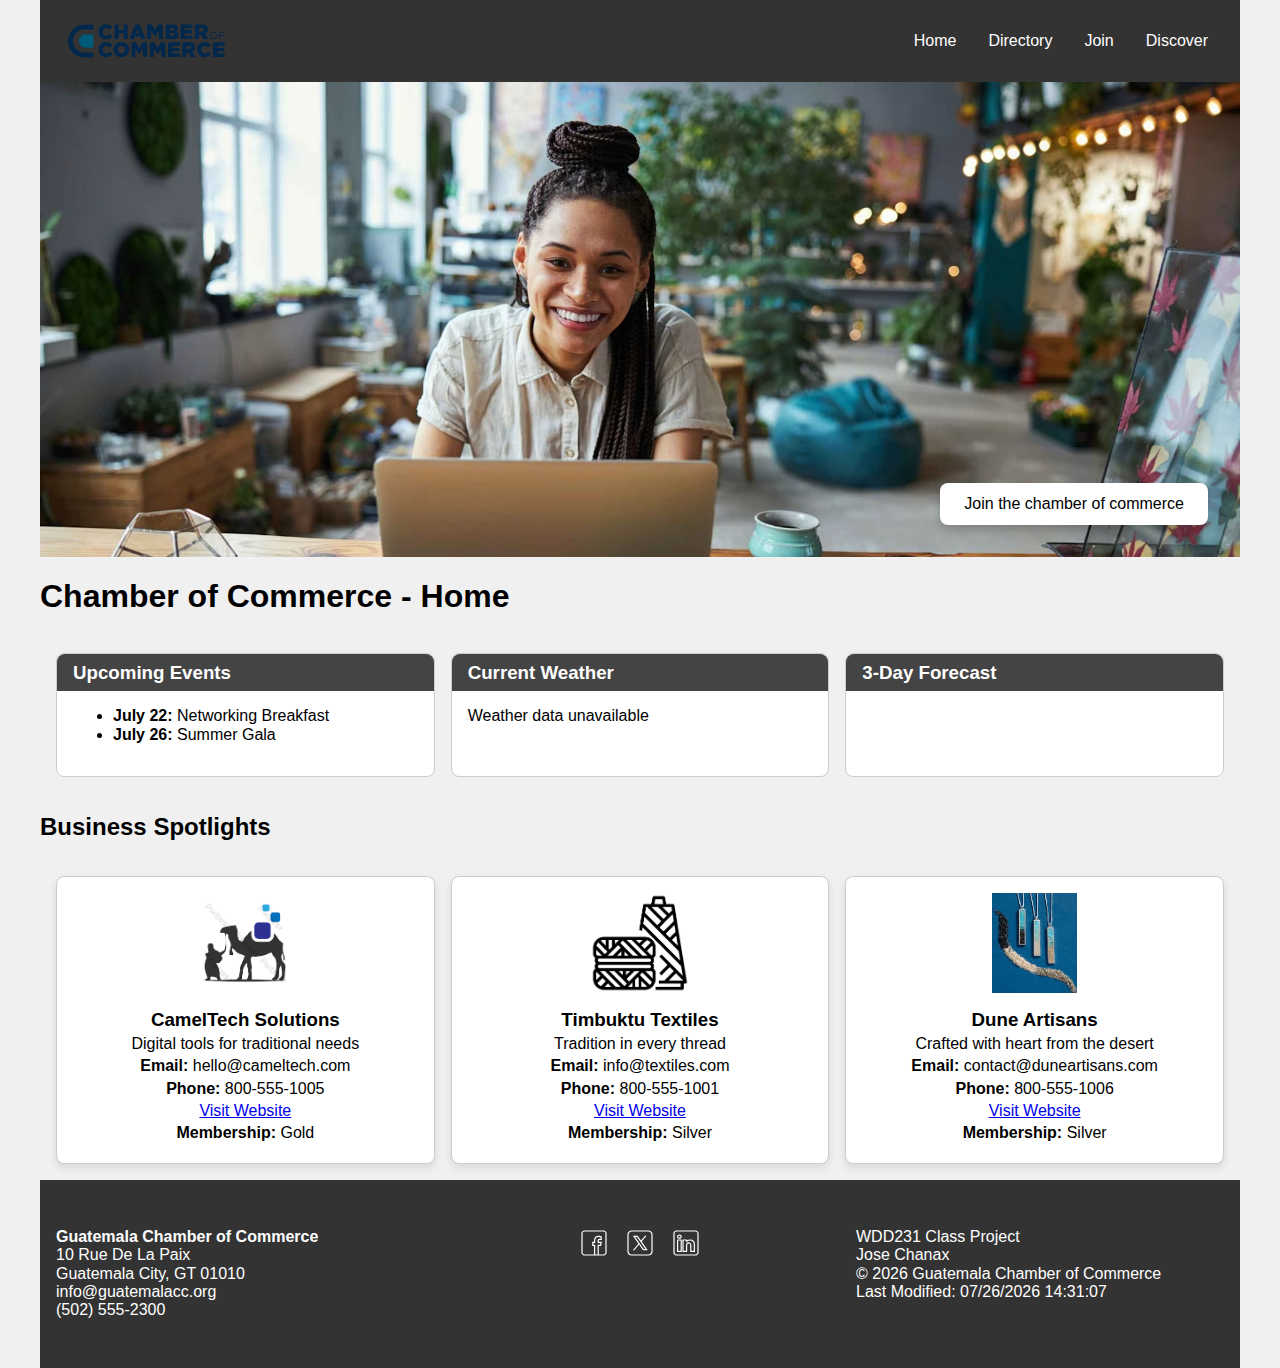
<file: chamber/index.html>
<!DOCTYPE html>
<html lang="en">

<head>
    <meta charset="UTF-8">
    <meta name="viewport" content="width=device-width, initial-scale=1.0">
    <meta name="description" content="Home page of the Guatemala Chamber of Commerce.">
    <meta name="author" content="Jose Chanax">
    <title>WDD 231 - Chamber of Commerce Home - Jose Chanax</title>
    <link rel="preconnect" href="https://fonts.googleapis.com">
    <link rel="preconnect" href="https://fonts.gstatic.com" crossorigin>
    <link
        href="https://fonts.googleapis.com/css2?family=Playfair+Display:wght@700&family=Roboto:wght@400;700&display=swap"
        rel="stylesheet">
    <link rel="stylesheet" href="styles/normalize.css">
    <link rel="stylesheet" href="styles/small.css">

    <script src="scripts/home.js" defer></script>

    <link rel="icon" href="images/favicon.ico">

    <meta property="og:title" content="Guatemala Chamber of Commerce">
    <meta property="og:description" content="Support and connect with local Guatemalan businesses.">
    <meta property="og:image" content="https://joka7w7.github.io/wdd231/chamber/logo.png">
    <meta property="og:url" content="https://Joka7w7.github.io/wdd231/chamber/index.html">
</head>

<body>
    <header>
        <div class="branding">
            <img src="images/logo.png" alt="Logo" class="logo">
        </div>
        <button id="menu">&#9776;</button>
        <nav>
            <ul class="navigation">
                <li><a href="index.html">Home</a></li>
                <li><a href="directory.html">Directory</a></li>
                <li><a href="#">Join</a></li>
                <li><a href="#">Discover</a></li>
            </ul>
        </nav>
    </header>

    <section class="hero">
        <img src="images/banner.avif" alt="Hero image" class="hero-img">
        <button class="keynote-btn" onclick="window.location.href='Join.html'">Join the chamber of commerce</button>
    </section>

    <main>
        <h1>Chamber of Commerce - Home</h1>
        <div class="main-top">
            <section>
                <h3 class="card-title">Upcoming Events</h3>
                <ul>
                    <li><strong>July 22:</strong> Networking Breakfast</li>
                    <li><strong>July 26:</strong> Summer Gala</li>
                </ul>
            </section>
            <section>
                <h3 class="card-title">Current Weather</h3>
                <div id="weather-current">
                </div>
            </section>
            <section>
                <h3 class="card-title">3-Day Forecast</h3>
                <div id="weather-forecast">
                </div>
            </section>
        </div>
    </main>

    <section class="spotlights">
        <h2> Business Spotlights </h2>
        <div id="spotlight-container" class="grid"></div>
    </section>

    <footer>
        <div class="footer-container">
            <div class="footer-section contact">
                <p><strong>Guatemala Chamber of Commerce</strong><br>
                    10 Rue De La Paix<br>
                    Guatemala City, GT 01010<br>
                    info@guatemalacc.org<br>
                    (502) 555-2300</p>
            </div>
            <div class="footer-section social">
                <a href="#"><img src="images/facebook.svg" alt="Facebook"></a>
                <a href="#"><img src="images/x.svg" alt="Twitter"></a>
                <a href="#"><img src="images/linkedin.svg" alt="LinkedIn"></a>
            </div>
            <div class="footer-section credits">
                <p>WDD231 Class Project<br>
                    Jose Chanax<br>
                    © <span id="year"></span> Guatemala Chamber of Commerce<br>
                    Last Modified: <span id="lastModified"></span></p>
            </div>
        </div>
    </footer>
</body>

</html>
</file>
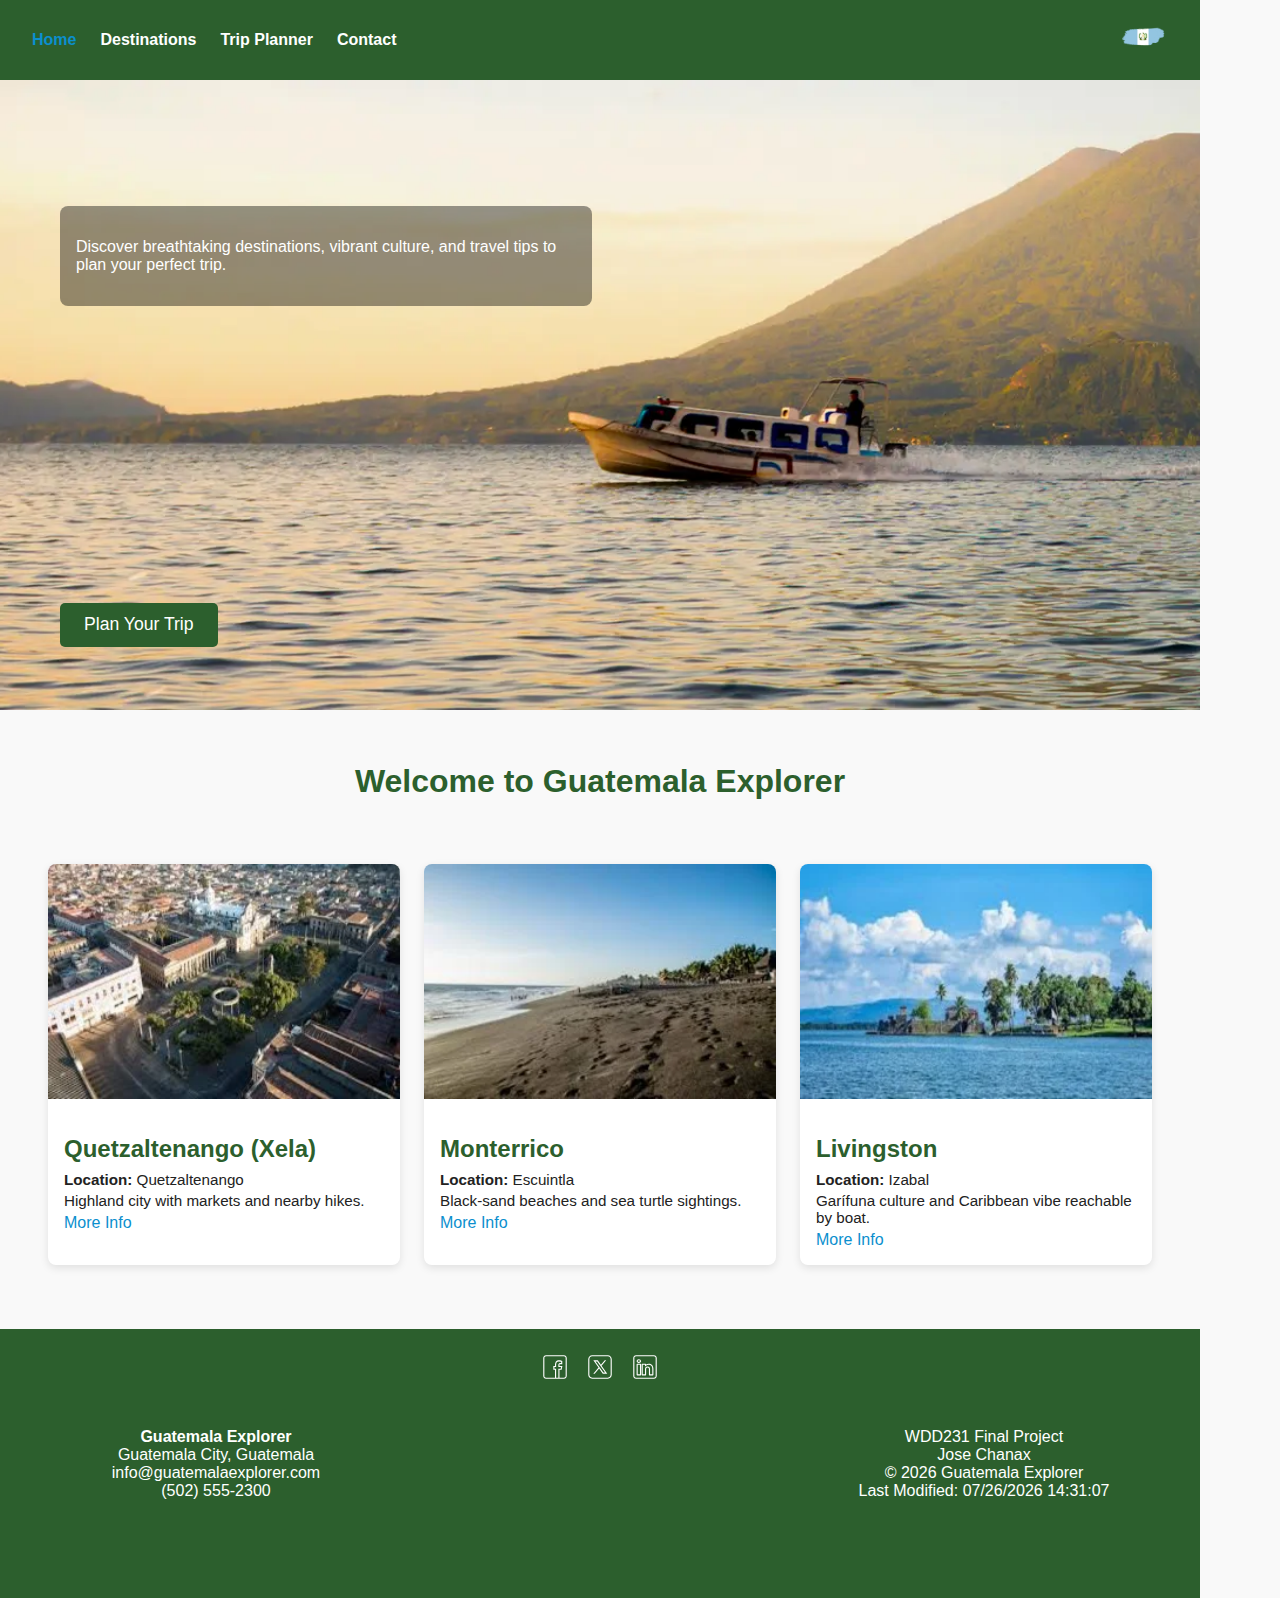
<file: Project_Completion/index.html>
<!DOCTYPE html>
<html lang="en">

<head>
    <meta charset="UTF-8">
    <meta name="viewport" content="width=device-width, initial-scale=1.0">
    <meta name="description" content="Contact Guatemala Explorer">
    <meta name="author" content="Jose Chanax">
    <title>WDD 231 - Guatemala Explorer - Jose Chanax</title>

    <!-- Google Fonts -->
    <link rel="preconnect" href="https://fonts.googleapis.com">
    <link rel="preconnect" href="https://fonts.gstatic.com" crossorigin>
    <link
        href="https://fonts.googleapis.com/css2?family=Playfair+Display:wght@700&family=Roboto:wght@400;700&display=swap"
        rel="stylesheet">

    <!-- Styles -->
    <link rel="stylesheet" href="styles/normalize.css">
    <link rel="stylesheet" href="styles/styles.css">

    <!-- Scripts -->
    <script src="scripts/main.js" defer></script>

    <!-- Favicon -->
    <link rel="icon" href="favicon.ico">

    <!-- Open Graph for social media -->
    <meta property="og:title" content="Guatemala Explorer">
    <meta property="og:description" content="Discover the beauty and culture of Guatemala with our travel guide.">
    <meta property="og:image" content="https://Joka7w7.github.io/wdd231/Project_Completion/images/logo.png">
    <meta property="og:url" content="https://Joka7w7.github.io/wdd231/Project_Completion/index.html">
</head>

<body>
    <header>
        <div class="branding">
            <img src="images/logo.webp" alt="Guatemala Explorer Logo" class="logo" loading="lazy">
        </div>
        <button id="menu-toggle" class="hamburger" aria-label="Menu">
            &#9776;
        </button>
        <nav>
            <ul class="navigation">
                <li><a href="index.html" class="active">Home</a></li>
                <li><a href="destinations.html">Destinations</a></li>
                <li><a href="trip-planner.html">Trip Planner</a></li>
                <li><a href="contact.html">Contact</a></li>
            </ul>
        </nav>
    </header>

    <!-- Hero Section -->
    <section class="hero">
        <img src="images/hero.webp" alt="Beautiful view of Lake Atitlán, Guatemala" class="hero-img" loading="lazy">
        <button class="keynote-btn" onclick="window.location.href='trip-planner.html'">Plan Your Trip</button>
        <div class="hero-text">
            <p>Discover breathtaking destinations, vibrant culture, and travel tips to plan your perfect trip.</p>
        </div>
    </section>

    <main>
        <h1>Welcome to Guatemala Explorer</h1>
        <section id="destinations-list" class="destinations-list grid">
            <!-- Destination cards will be injected here -->
        </section>
    </main>

    <footer>
        <div class="footer-container">
            <div class="footer-section contact">
                <p><strong>Guatemala Explorer</strong><br>
                    Guatemala City, Guatemala<br>
                    info@guatemalaexplorer.com<br>
                    (502) 555-2300</p>
            </div>
            <div class="footer-section social">
                <a href="#"><img src="images/facebook.svg" alt="Facebook" loading="lazy"></a>
                <a href="#"><img src="images/x.svg" alt="Twitter" loading="lazy"></a>
                <a href="#"><img src="images/linkedin.svg" alt="LinkedIn" loading="lazy"></a>
                <!-- Video Embed -->
                <div class="project-video" style="margin-top: 1rem;">
                    <iframe width="300" height="169" src="https://www.youtube.com/embed/aCBiK6FVMCg"
                        title="Project Demo Video" frameborder="0"
                        allow="accelerometer; autoplay; clipboard-write; encrypted-media; gyroscope; picture-in-picture"
                        allowfullscreen>
                    </iframe>
                </div>
            </div>
            <div class="footer-section credits">
                <p>WDD231 Final Project<br>
                    Jose Chanax<br>
                    © <span id="year"></span> Guatemala Explorer<br>
                    Last Modified: <span id="lastModified"></span></p>
            </div>
        </div>
    </footer>
</body>

</html>
</file>
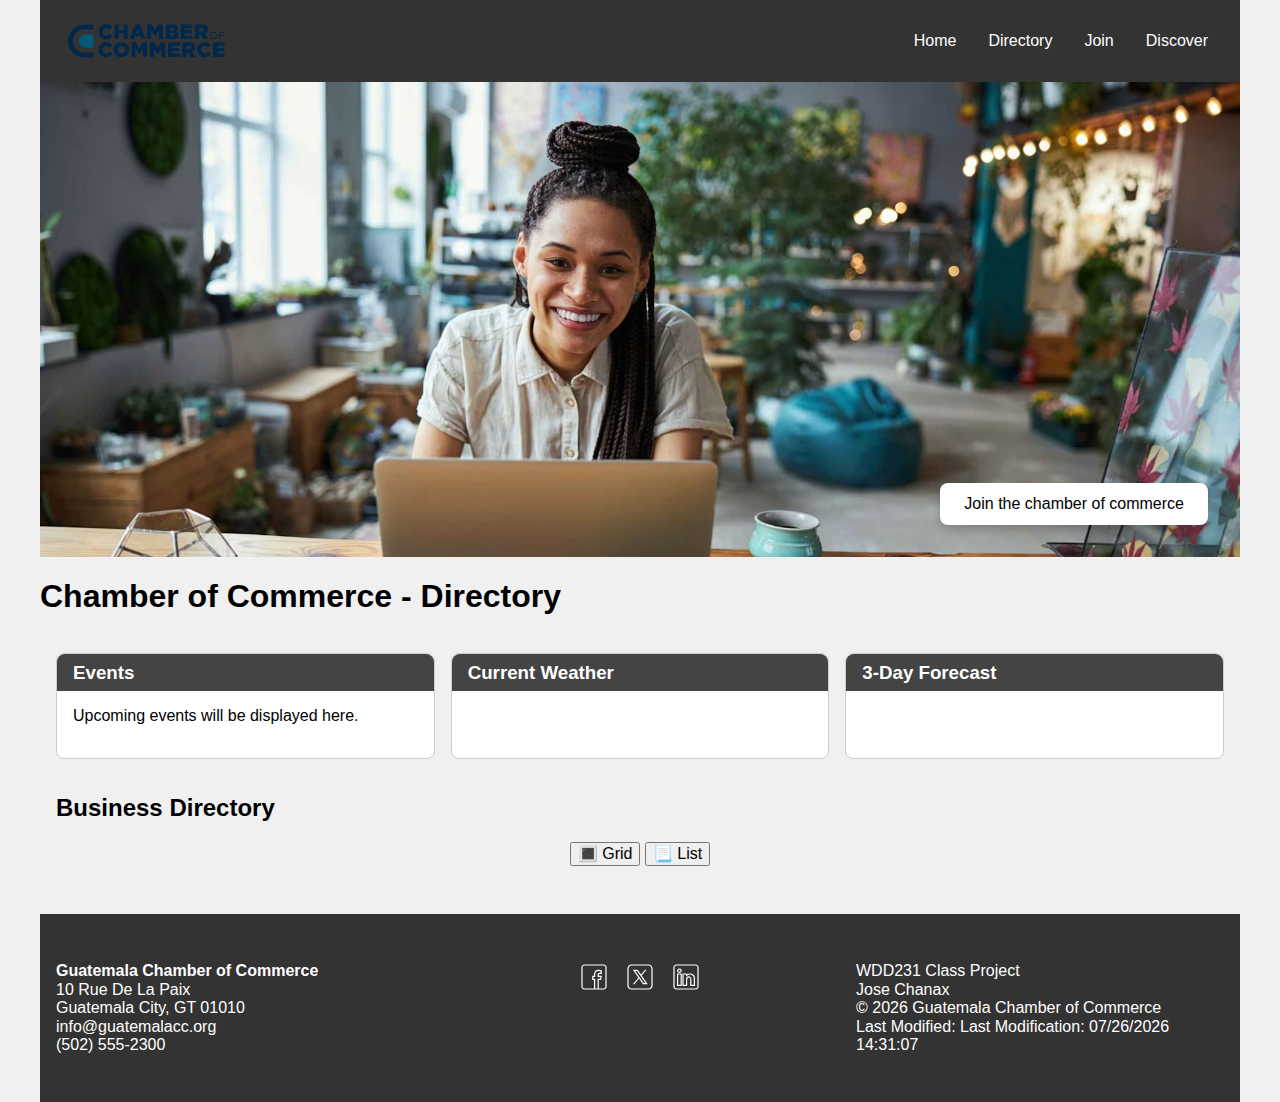
<file: chamber/directory.html>
<!DOCTYPE html>
<html lang="en">

<head>
    <meta charset="UTF-8">
    <meta name="viewport" content="width=device-width, initial-scale=1.0">
    <meta name="description" content="Directory of Chamber of Commerce members.">
    <meta name="author" content="Jose Chanax">
    <title>WDD 231 - Chamber of Commerce Directory - Jose Chanax</title>
    <link rel="preconnect" href="https://fonts.googleapis.com">
    <link rel="preconnect" href="https://fonts.gstatic.com" crossorigin>
    <link
        href="https://fonts.googleapis.com/css2?family=Playfair+Display:wght@700&family=Roboto:wght@400;700&display=swap"
        rel="stylesheet">

    <link rel="stylesheet" href="styles/normalize.css">
    <link rel="stylesheet" href="styles/small.css">

    <script src="scripts/directory.js" defer></script>

    <link rel="icon" href="images/favicon.ico">

    <meta property="og:title" content="Guatemala Chamber of Commerce">
    <meta property="og:description" content="Connect with businesses in Guatemala.">
    <meta property="og:image" content="https://joka7w7.github.io/wdd231/chamber/logo.png">
    <meta property="og:url" content="https://Joka7w7.github.io/wdd231/chamber/directory.html">
</head>

<body>
    <header>
        <div class="branding">
            <img src="images/logo.png" alt="Logo" class="logo">
        </div>
        <button id="menu">&#9776;</button>
        <nav>
            <ul class="navigation">
                <li><a href="index.html">Home</a></li>
                <li><a href="directory.html" class="active">Directory</a></li>
                <li><a href="join.html">Join</a></li>
                <li><a href="discover.html">Discover</a></li>
            </ul>
        </nav>
    </header>

    <!-- Hero / Banner Section -->
    <section class="hero">
        <img src="images/banner.avif" alt="Hero image" class="hero-img">
        <button class="keynote-btn" onclick="window.location.href='Join.html'">Join the chamber of commerce</button>
    </section>

    <main>
        <h1>Chamber of Commerce - Directory</h1>
        <div class="main-top">
            <section>
                <h3 class="card-title">Events</h3>
                <p>Upcoming events will be displayed here.</p>
            </section>
            <section>
                <h3 class="card-title">Current Weather</h3>
                <div id="weather-current">
                </div>
            </section>
            <section>
                <h3 class="card-title">3-Day Forecast</h3>
                <div id="weather-forecast">
                </div>
            </section>
        </div>

        <h2>Business Directory</h2>
        <div class="view-buttons">
            <button id="gridView">🔳 Grid</button>
            <button id="listView">📃 List</button>
        </div>
        <div id="directory" class="grid"></div>
    </main>

    <footer>
        <div class="footer-container">
            <div class="footer-section contact">
                <p><strong>Guatemala Chamber of Commerce</strong><br>
                    10 Rue De La Paix<br>
                    Guatemala City, GT 01010<br>
                    info@guatemalacc.org<br>
                    (502) 555-2300</p>
            </div>

            <div class="footer-section social">
                <a href="#"><img src="images/facebook.svg" alt="Facebook"></a>
                <a href="#"><img src="images/x.svg" alt="Twitter"></a>
                <a href="#"><img src="images/linkedin.svg" alt="LinkedIn"></a>
            </div>

            <div class="footer-section credits">
                <p>WDD231 Class Project<br>
                    Jose Chanax<br>
                    © <span id="year"></span> Guatemala Chamber of Commerce<br>
                    Last Modified: <span id="lastModified"></span></p>
            </div>
        </div>
    </footer>
</body>

</html>
</file>
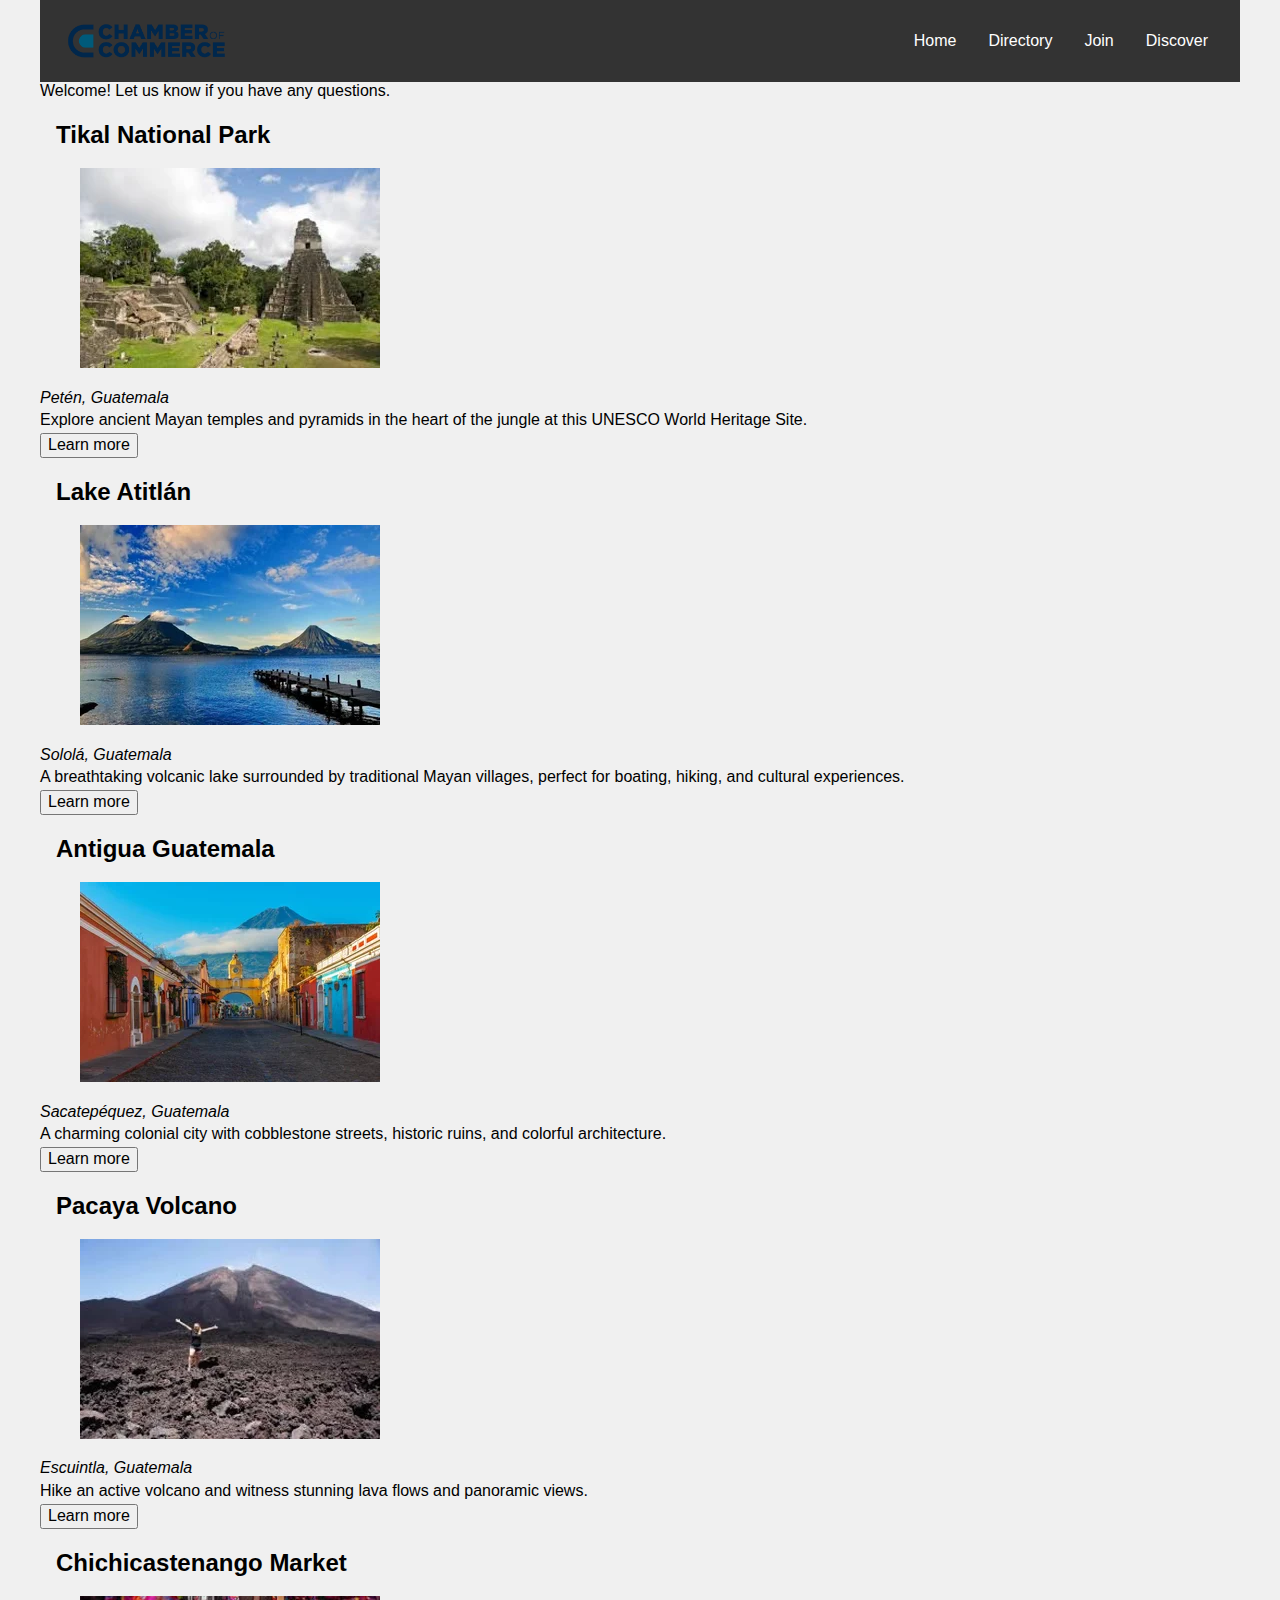
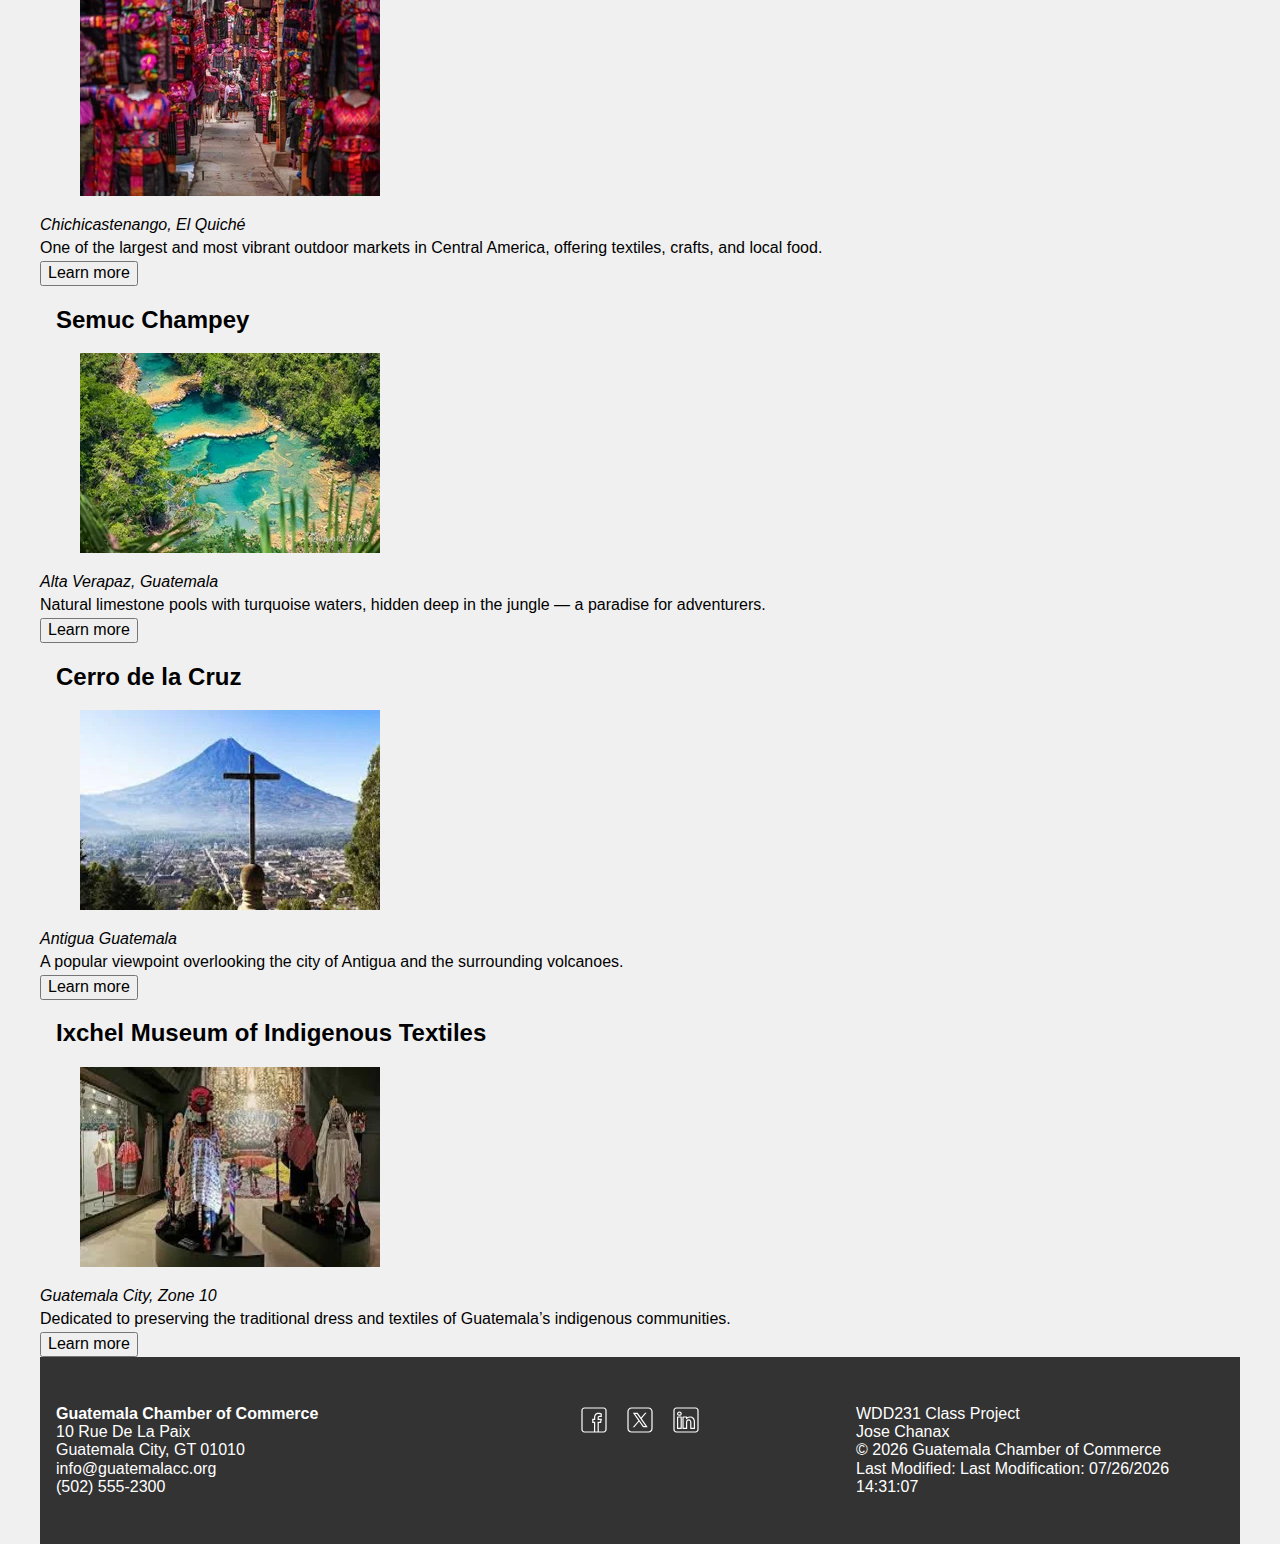
<file: chamber/discover.html>
<!DOCTYPE html>
<html lang="en">

<head>
    <meta charset="UTF-8">
    <meta name="viewport" content="width=device-width, initial-scale=1.0">
    <meta name="description" content="Discover Guatemala - Chamber of Commerce">
    <meta name="author" content="Jose Chanax">
    <title>Discover | Guatemala Chamber of Commerce</title>

    <link rel="preconnect" href="https://fonts.googleapis.com">
    <link rel="preconnect" href="https://fonts.gstatic.com" crossorigin>
    <link
        href="https://fonts.googleapis.com/css2?family=Playfair+Display:wght@700&family=Roboto:wght@400;700&display=swap"
        rel="stylesheet">

    <link rel="stylesheet" href="styles/normalize.css">
    <link rel="stylesheet" href="styles/small.css">

    <script src="scripts/discover.js" defer></script>

    <link rel="icon" href="images/favicon.ico">
</head>

<body>
    <header>
        <div class="branding">
            <img src="images/logo.png" alt="Logo" class="logo">
        </div>
        <button id="menu">&#9776;</button>
        <nav>
            <ul class="navigation">
                <li><a href="index.html">Home</a></li>
                <li><a href="directory.html">Directory</a></li>
                <li><a href="join.html">Join</a></li>
                <li><a href="discover.html" class="active">Discover</a></li>
            </ul>
        </nav>
    </header>

    <main class="discover-grid">
        <aside class="sidebar">
            <div id="visit-message"></div>
        </aside>

        <section class="card-grid" id="discover-cards">
            <!-- Cards will be populated by JS -->
        </section>
    </main>

    <footer>
        <div class="footer-container">
            <div class="footer-section contact">
                <p><strong>Guatemala Chamber of Commerce</strong><br>
                    10 Rue De La Paix<br>
                    Guatemala City, GT 01010<br>
                    info@guatemalacc.org<br>
                    (502) 555-2300</p>
            </div>

            <div class="footer-section social">
                <a href="#"><img src="images/facebook.svg" alt="Facebook"></a>
                <a href="#"><img src="images/x.svg" alt="Twitter"></a>
                <a href="#"><img src="images/linkedin.svg" alt="LinkedIn"></a>
            </div>

            <div class="footer-section credits">
                <p>WDD231 Class Project<br>
                    Jose Chanax<br>
                    © <span id="year"></span> Guatemala Chamber of Commerce<br>
                    Last Modified: <span id="lastModified"></span></p>
            </div>
        </div>
    </footer>
</body>

</html>
</file>
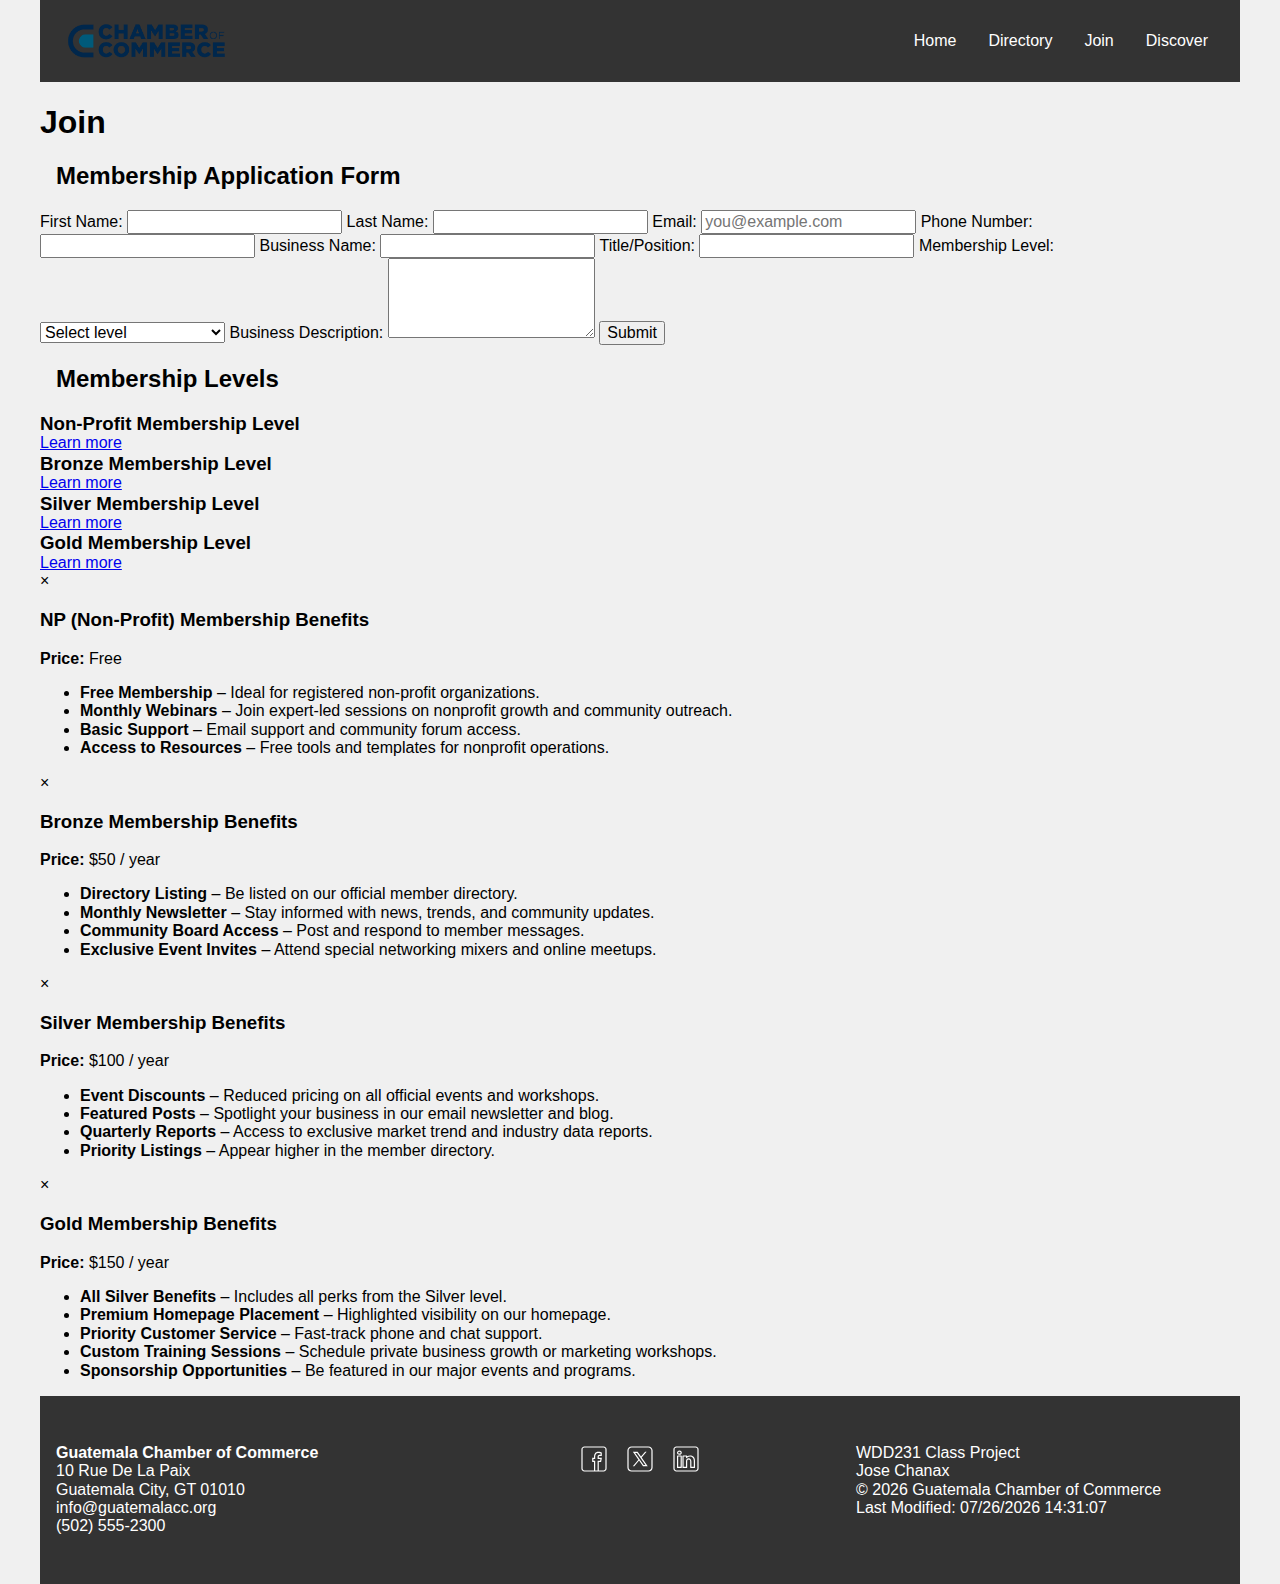
<file: chamber/join.html>
<!DOCTYPE html>
<html lang="en">

<head>
    <meta charset="UTF-8">
    <meta name="viewport" content="width=device-width, initial-scale=1.0">
    <meta name="description" content="Join the Guatemala Chamber of Commerce.">
    <meta name="author" content="Jose Chanax">
    <title>WDD 231 - Chamber Join Page - Jose Chanax</title>

    <link rel="preconnect" href="https://fonts.googleapis.com">
    <link rel="preconnect" href="https://fonts.gstatic.com" crossorigin>
    <link
        href="https://fonts.googleapis.com/css2?family=Playfair+Display:wght@700&family=Roboto:wght@400;700&display=swap"
        rel="stylesheet">

    <link rel="stylesheet" href="styles/normalize.css">
    <link rel="stylesheet" href="styles/small.css">

    <link rel="icon" href="images/favicon.ico">

    <meta property="og:title" content="Join the Guatemala Chamber of Commerce">
    <meta property="og:description" content="Become a member of our business community.">
    <meta property="og:image" content="https://joka7w7.github.io/wdd231/chamber/logo.png">
    <meta property="og:url" content="https://Joka7w7.github.io/wdd231/chamber/join.html">

    <script src="scripts/join.js" defer></script>
</head>

<body>
    <header>
        <div class="branding">
            <img src="images/logo.png" alt="Logo" class="logo">
        </div>
        <button id="menu">&#9776;</button>
        <nav>
            <ul class="navigation">
                <li><a href="index.html">Home</a></li>
                <li><a href="directory.html">Directory</a></li>
                <li><a href="join.html" class="active">Join</a></li>
                <li><a href="discover.html">Discover</a></li>
            </ul>
        </nav>
    </header>

    <main class="join-page">
        <h1>Join</h1>
        <div class="join-container">
            <section class="form-section">
                <h2>Membership Application Form</h2>
                <form action="thankyou.html" method="get">
                    <label>
                        First Name:
                        <input type="text" name="fname" required autocomplete="given-name">
                    </label>

                    <label>
                        Last Name:
                        <input type="text" name="lname" required autocomplete="family-name">
                    </label>

                    <label>
                        Email:
                        <input type="email" name="email" required autocomplete="email" placeholder="you@example.com">
                    </label>

                    <label>
                        Phone Number:
                        <input type="tel" name="phone" required autocomplete="tel">
                    </label>

                    <label>
                        Business Name:
                        <input type="text" name="business" required autocomplete="organization">
                    </label>

                    <label>
                        Title/Position:
                        <input type="text" name="title" pattern="[A-Za-z\s\-]{7,}"
                            title="Only letters, spaces, and hyphens, min 7 characters">
                    </label>

                    <label>
                        Membership Level:
                        <select name="membership" required>
                            <option value="" disabled selected>Select level</option>
                            <option value="NP">NP Membership (Free)</option>
                            <option value="Bronze">Bronze</option>
                            <option value="Silver">Silver</option>
                            <option value="Gold">Gold</option>
                        </select>
                    </label>

                    <label>
                        Business Description:
                        <textarea name="description" rows="4" title="Describe your business"></textarea>
                    </label>

                    <input type="hidden" name="timestamp" id="timestamp">

                    <button type="submit">Submit</button>
                </form>
            </section>

            <aside class="benefits">
                <h2>Membership Levels</h2>
                <div class="cards">
                    <div class="card np">
                        <h3>Non-Profit Membership Level</h3>
                        <a href="#" class="open-modal" data-modal="modal-np">Learn more</a>
                    </div>

                    <div class="card bronze">
                        <h3>Bronze Membership Level</h3>
                        <a href="#" class="open-modal" data-modal="modal-bronze">Learn more</a>
                    </div>

                    <div class="card silver">
                        <h3>Silver Membership Level</h3>
                        <a href="#" class="open-modal" data-modal="modal-silver">Learn more</a>
                    </div>

                    <div class="card gold">
                        <h3>Gold Membership Level</h3>
                        <a href="#" class="open-modal" data-modal="modal-gold">Learn more</a>
                    </div>
                </div>
            </aside>

            <!-- ✅ MODALS -->
            <div id="modal-np" class="modal">
                <div class="modal-content">
                    <span class="close-button">&times;</span>
                    <h3>NP (Non-Profit) Membership Benefits</h3>
                    <p><strong>Price:</strong> Free</p>
                    <ul>
                        <li><strong>Free Membership</strong> – Ideal for registered non-profit organizations.</li>
                        <li><strong>Monthly Webinars</strong> – Join expert-led sessions on nonprofit growth and
                            community outreach.</li>
                        <li><strong>Basic Support</strong> – Email support and community forum access.</li>
                        <li><strong>Access to Resources</strong> – Free tools and templates for nonprofit operations.
                        </li>
                    </ul>
                </div>
            </div>

            <div id="modal-bronze" class="modal">
                <div class="modal-content">
                    <span class="close-button">&times;</span>
                    <h3>Bronze Membership Benefits</h3>
                    <p><strong>Price:</strong> $50 / year</p>
                    <ul>
                        <li><strong>Directory Listing</strong> – Be listed on our official member directory.</li>
                        <li><strong>Monthly Newsletter</strong> – Stay informed with news, trends, and community
                            updates.</li>
                        <li><strong>Community Board Access</strong> – Post and respond to member messages.</li>
                        <li><strong>Exclusive Event Invites</strong> – Attend special networking mixers and online
                            meetups.</li>
                    </ul>
                </div>
            </div>

            <div id="modal-silver" class="modal">
                <div class="modal-content">
                    <span class="close-button">&times;</span>
                    <h3>Silver Membership Benefits</h3>
                    <p><strong>Price:</strong> $100 / year</p>
                    <ul>
                        <li><strong>Event Discounts</strong> – Reduced pricing on all official events and workshops.
                        </li>
                        <li><strong>Featured Posts</strong> – Spotlight your business in our email newsletter and blog.
                        </li>
                        <li><strong>Quarterly Reports</strong> – Access to exclusive market trend and industry data
                            reports.</li>
                        <li><strong>Priority Listings</strong> – Appear higher in the member directory.</li>
                    </ul>
                </div>
            </div>

            <div id="modal-gold" class="modal">
                <div class="modal-content">
                    <span class="close-button">&times;</span>
                    <h3>Gold Membership Benefits</h3>
                    <p><strong>Price:</strong> $150 / year</p>
                    <ul>
                        <li><strong>All Silver Benefits</strong> – Includes all perks from the Silver level.</li>
                        <li><strong>Premium Homepage Placement</strong> – Highlighted visibility on our homepage.</li>
                        <li><strong>Priority Customer Service</strong> – Fast-track phone and chat support.</li>
                        <li><strong>Custom Training Sessions</strong> – Schedule private business growth or marketing
                            workshops.</li>
                        <li><strong>Sponsorship Opportunities</strong> – Be featured in our major events and programs.
                        </li>
                    </ul>
                </div>
            </div>
        </div>
    </main>

    <footer>
        <div class="footer-container">
            <div class="footer-section contact">
                <p><strong>Guatemala Chamber of Commerce</strong><br>
                    10 Rue De La Paix<br>
                    Guatemala City, GT 01010<br>
                    info@guatemalacc.org<br>
                    (502) 555-2300</p>
            </div>

            <div class="footer-section social">
                <a href="#"><img src="images/facebook.svg" alt="Facebook"></a>
                <a href="#"><img src="images/x.svg" alt="Twitter"></a>
                <a href="#"><img src="images/linkedin.svg" alt="LinkedIn"></a>
            </div>

            <div class="footer-section credits">
                <p>WDD231 Class Project<br>
                    Jose Chanax<br>
                    © <span id="year"></span> Guatemala Chamber of Commerce<br>
                    Last Modified: <span id="lastModified"></span></p>
            </div>
        </div>
    </footer>
</body>

</html>
</file>
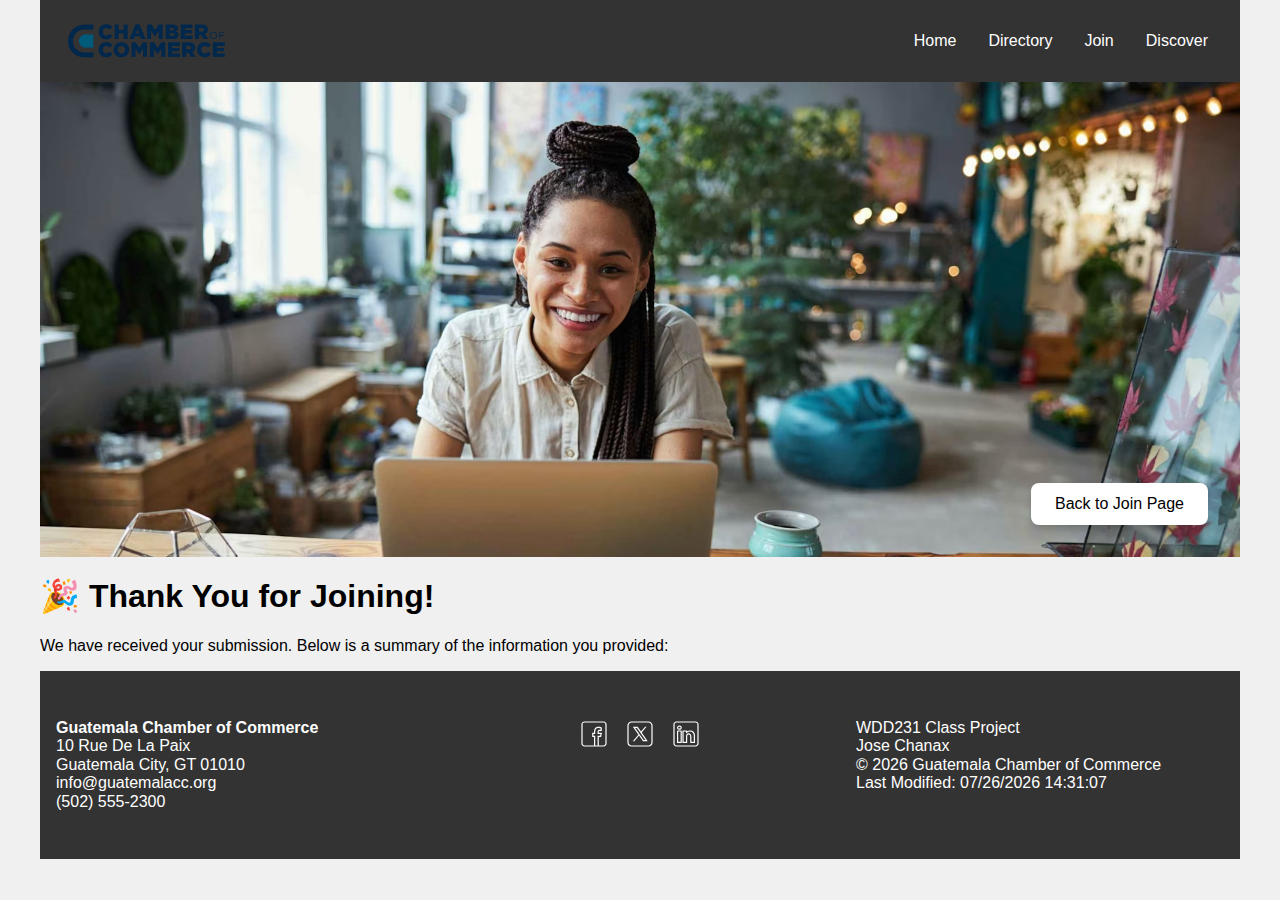
<file: chamber/thankyou.html>
<!DOCTYPE html>
<html lang="en">

<head>
    <meta charset="UTF-8" />
    <meta name="viewport" content="width=device-width, initial-scale=1.0" />
    <meta name="description" content="Thank you for joining the Guatemala Chamber of Commerce.">
    <meta name="author" content="Jose Chanax">
    <title>Thank You – Guatemala Chamber of Commerce</title>

    <!-- Fonts and Styles -->
    <link rel="preconnect" href="https://fonts.googleapis.com">
    <link rel="preconnect" href="https://fonts.gstatic.com" crossorigin>
    <link
        href="https://fonts.googleapis.com/css2?family=Playfair+Display:wght@700&family=Roboto:wght@400;700&display=swap"
        rel="stylesheet">

    <link rel="stylesheet" href="styles/normalize.css">
    <link rel="stylesheet" href="styles/small.css">

    <link rel="icon" href="images/favicon.ico">

    <meta property="og:title" content="Guatemala Chamber of Commerce">
    <meta property="og:description" content="Connect with businesses in Guatemala.">
    <meta property="og:image" content="https://joka7w7.github.io/wdd231/chamber/logo.png">
    <meta property="og:url" content="https://Joka7w7.github.io/wdd231/chamber/thankyou.html">

    <script defer>
        // Inject current year and last modified
        window.addEventListener('DOMContentLoaded', () => {
            document.getElementById('year').textContent = new Date().getFullYear();
            document.getElementById('lastModified').textContent = document.lastModified;

            // Populate form data from query string
            const params = new URLSearchParams(window.location.search);
            const fields = {
                fname: 'First Name',
                lname: 'Last Name',
                email: 'Email',
                phone: 'Phone Number',
                business: 'Business Name',
                timestamp: 'Submitted On'
            };

            const container = document.getElementById('submitted-data');

            Object.entries(fields).forEach(([key, label]) => {
                const value = params.get(key);
                if (value) {
                    const p = document.createElement('p');
                    p.innerHTML = `<strong>${label}:</strong> ${decodeURIComponent(value)}`;
                    container.appendChild(p);
                }
            });
        });
    </script>
</head>

<body>
    <header>
        <div class="branding">
            <img src="images/logo.png" alt="Chamber Logo" class="logo">
        </div>
        <button id="menu">&#9776;</button>
        <nav>
            <ul class="navigation">
                <li><a href="index.html">Home</a></li>
                <li><a href="directory.html">Directory</a></li>
                <li><a href="join.html">Join</a></li>
                <li><a href="#">Discover</a></li>
            </ul>
        </nav>
    </header>

    <!-- Hero Image -->
    <section class="hero">
        <img src="images/banner.avif" alt="Hero banner" class="hero-img">
        <button class="keynote-btn" onclick="window.location.href='join.html'">Back to Join Page</button>
    </section>

    <main class="thankyou-page">
        <h1>🎉 Thank You for Joining!</h1>
        <p>We have received your submission. Below is a summary of the information you provided:</p>

        <section class="thankyou-info" id="submitted-data">
            <!-- Form data will be displayed here -->
        </section>
    </main>

    <footer>
        <div class="footer-container">
            <div class="footer-section contact">
                <p><strong>Guatemala Chamber of Commerce</strong><br>
                    10 Rue De La Paix<br>
                    Guatemala City, GT 01010<br>
                    info@guatemalacc.org<br>
                    (502) 555-2300</p>
            </div>

            <div class="footer-section social">
                <a href="#"><img src="images/facebook.svg" alt="Facebook"></a>
                <a href="#"><img src="images/x.svg" alt="Twitter"></a>
                <a href="#"><img src="images/linkedin.svg" alt="LinkedIn"></a>
            </div>

            <div class="footer-section credits">
                <p>WDD231 Class Project<br>
                    Jose Chanax<br>
                    © <span id="year"></span> Guatemala Chamber of Commerce<br>
                    Last Modified: <span id="lastModified"></span></p>
            </div>
        </div>
    </footer>
</body>

</html>
</file>
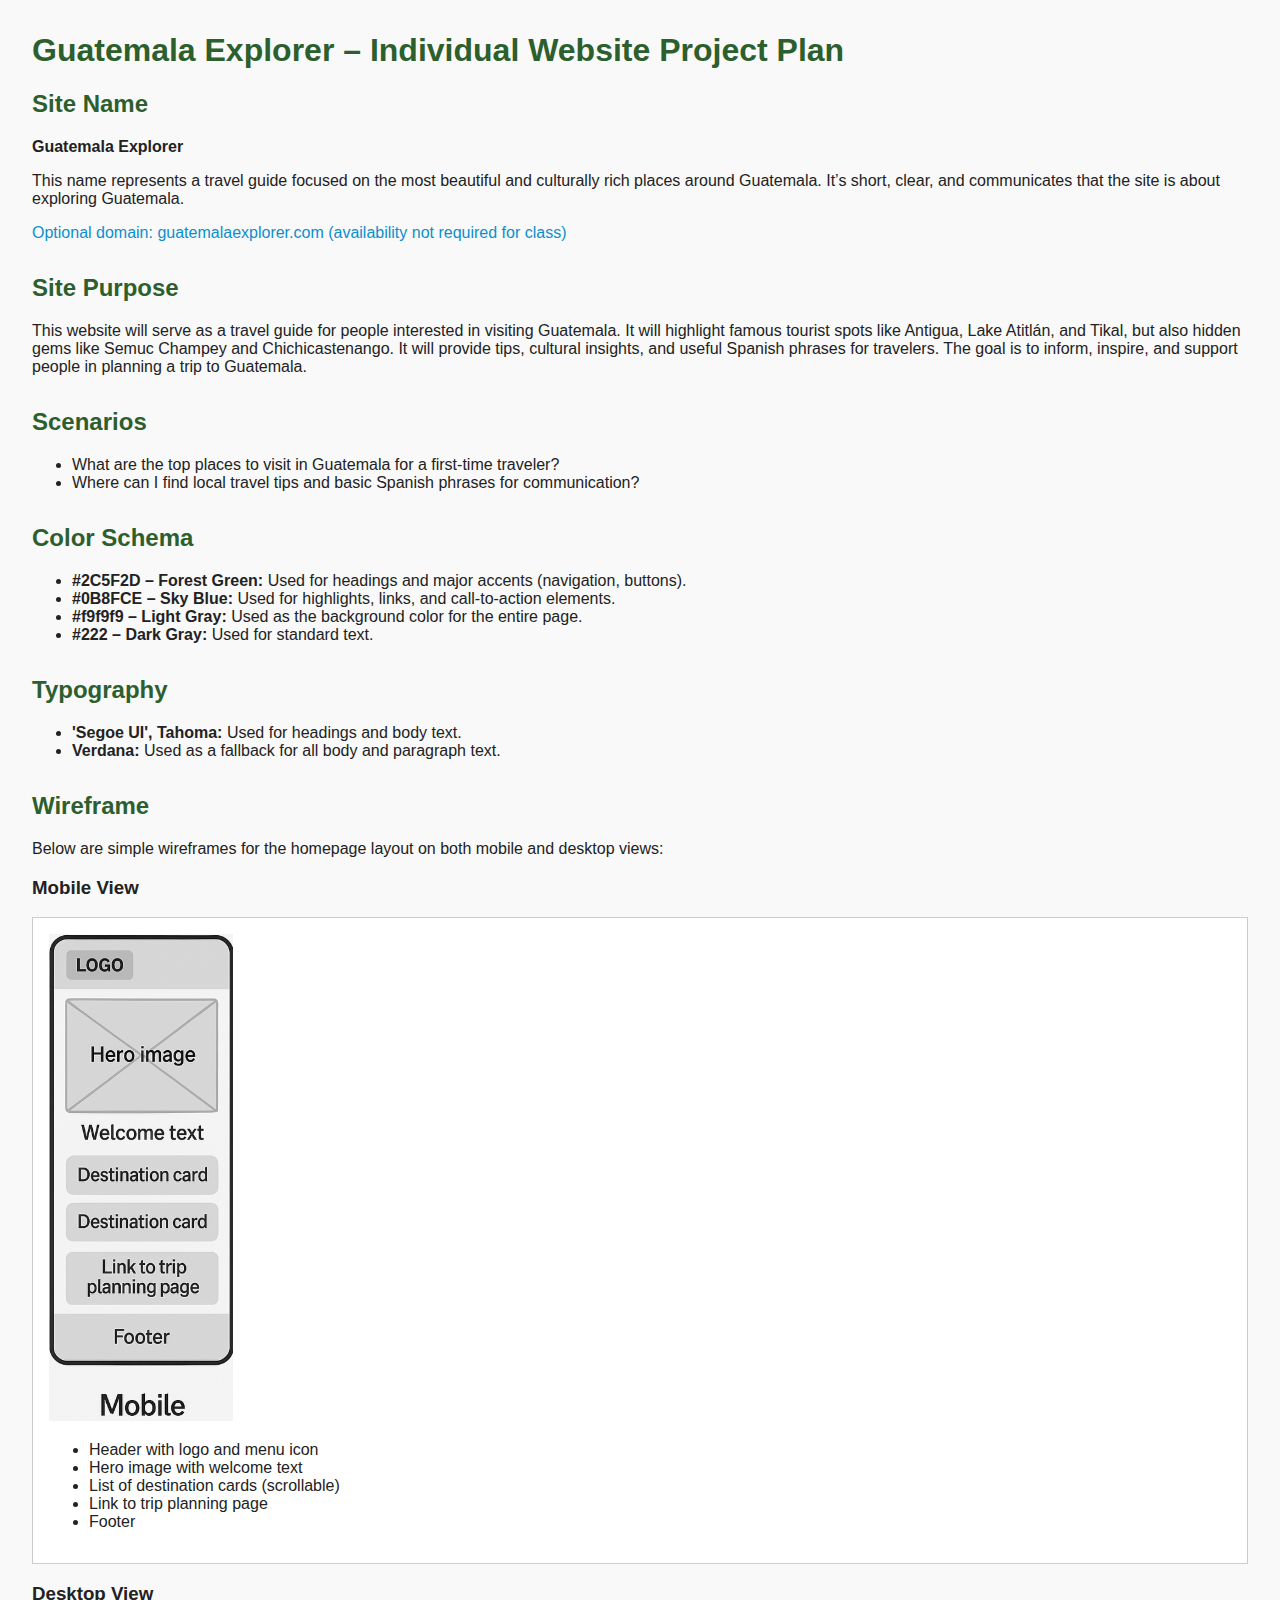
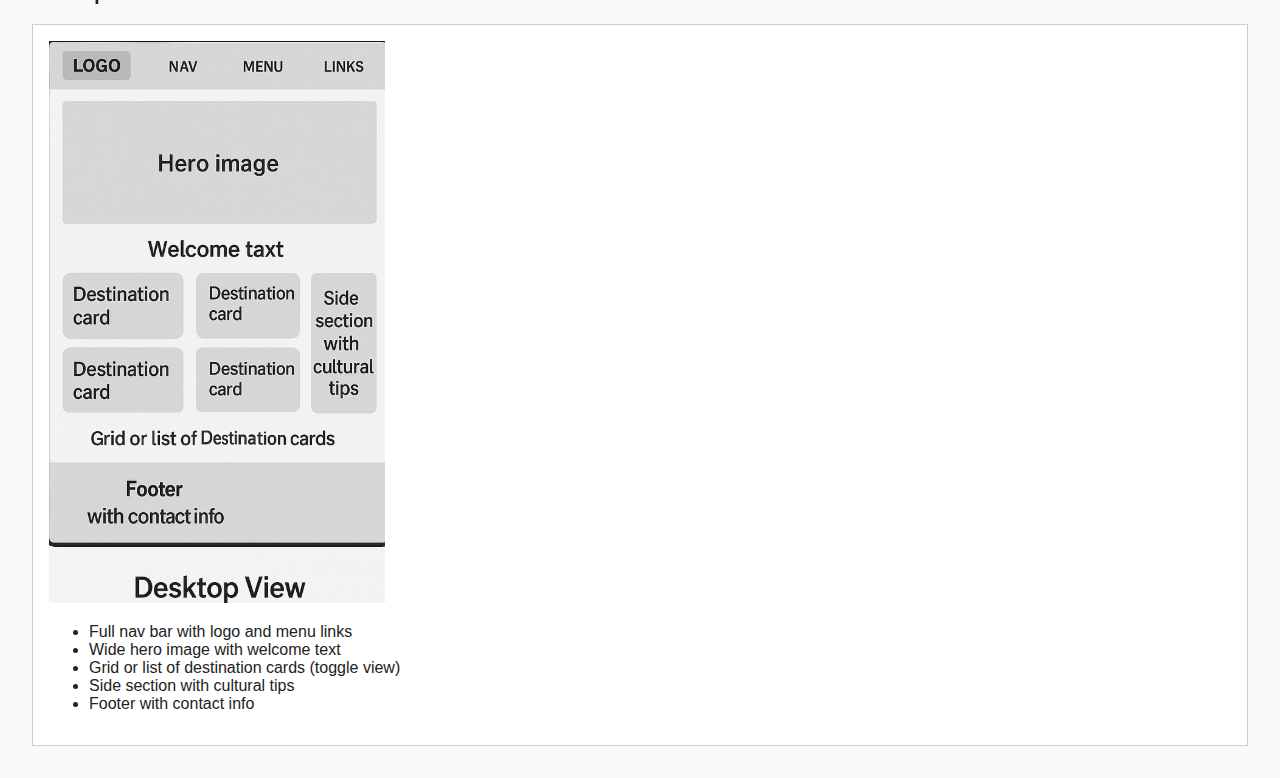
<file: FinalProject/site-plan.html>
<!DOCTYPE html>
<html lang="en">

<head>
    <meta charset="UTF-8" />
    <meta name="viewport" content="width=device-width, initial-scale=1.0" />
    <title>Guatemala Explorer - Site Plan</title>
    <link rel="stylesheet" href="site-plan.css" />
</head>

<body>
    <h1>Guatemala Explorer – Individual Website Project Plan</h1>

    <section>
        <h2>Site Name</h2>
        <p><strong>Guatemala Explorer</strong></p>
        <p>This name represents a travel guide focused on the most beautiful and culturally rich places around
            Guatemala. It’s short, clear, and communicates that the site is about exploring Guatemala.</p>
        <p class="accent">Optional domain: guatemalaexplorer.com (availability not required for class)</p>
    </section>

    <section>
        <h2>Site Purpose</h2>
        <p>This website will serve as a travel guide for people interested in visiting Guatemala. It will highlight
            famous tourist spots like Antigua, Lake Atitlán, and Tikal, but also hidden gems like Semuc Champey and
            Chichicastenango. It will provide tips, cultural insights, and useful Spanish phrases for travelers. The
            goal is to inform, inspire, and support people in planning a trip to Guatemala.</p>
    </section>

    <section>
        <h2>Scenarios</h2>
        <ul>
            <li>What are the top places to visit in Guatemala for a first-time traveler?</li>
            <li>Where can I find local travel tips and basic Spanish phrases for communication?</li>
        </ul>
    </section>

    <section>
        <h2>Color Schema</h2>
        <ul>
            <li><strong>#2C5F2D – Forest Green:</strong> Used for headings and major accents (navigation, buttons).</li>
            <li><strong>#0B8FCE – Sky Blue:</strong> Used for highlights, links, and call-to-action elements.</li>
            <li><strong>#f9f9f9 – Light Gray:</strong> Used as the background color for the entire page.</li>
            <li><strong>#222 – Dark Gray:</strong> Used for standard text.</li>
        </ul>
    </section>

    <section>
        <h2>Typography</h2>
        <ul>
            <li><strong>'Segoe UI', Tahoma:</strong> Used for headings and body text.</li>
            <li><strong>Verdana:</strong> Used as a fallback for all body and paragraph text.</li>
        </ul>
    </section>

    <section>
        <h2>Wireframe</h2>
        <p>Below are simple wireframes for the homepage layout on both mobile and desktop views:</p>

        <h3>Mobile View</h3>
        <div class="wireframe">
            <img src="MobileView.png" alt="Mobile wireframe">
            <ul>
                <li>Header with logo and menu icon</li>
                <li>Hero image with welcome text</li>
                <li>List of destination cards (scrollable)</li>
                <li>Link to trip planning page</li>
                <li>Footer</li>
            </ul>
        </div>

        <h3>Desktop View</h3>
        <div class="wireframe">
            <img src="desktopview.png" alt="Desktop wireframe">
            <ul>
                <li>Full nav bar with logo and menu links</li>
                <li>Wide hero image with welcome text</li>
                <li>Grid or list of destination cards (toggle view)</li>
                <li>Side section with cultural tips</li>
                <li>Footer with contact info</li>
            </ul>
        </div>
    </section>
</body>

</html>
</file>
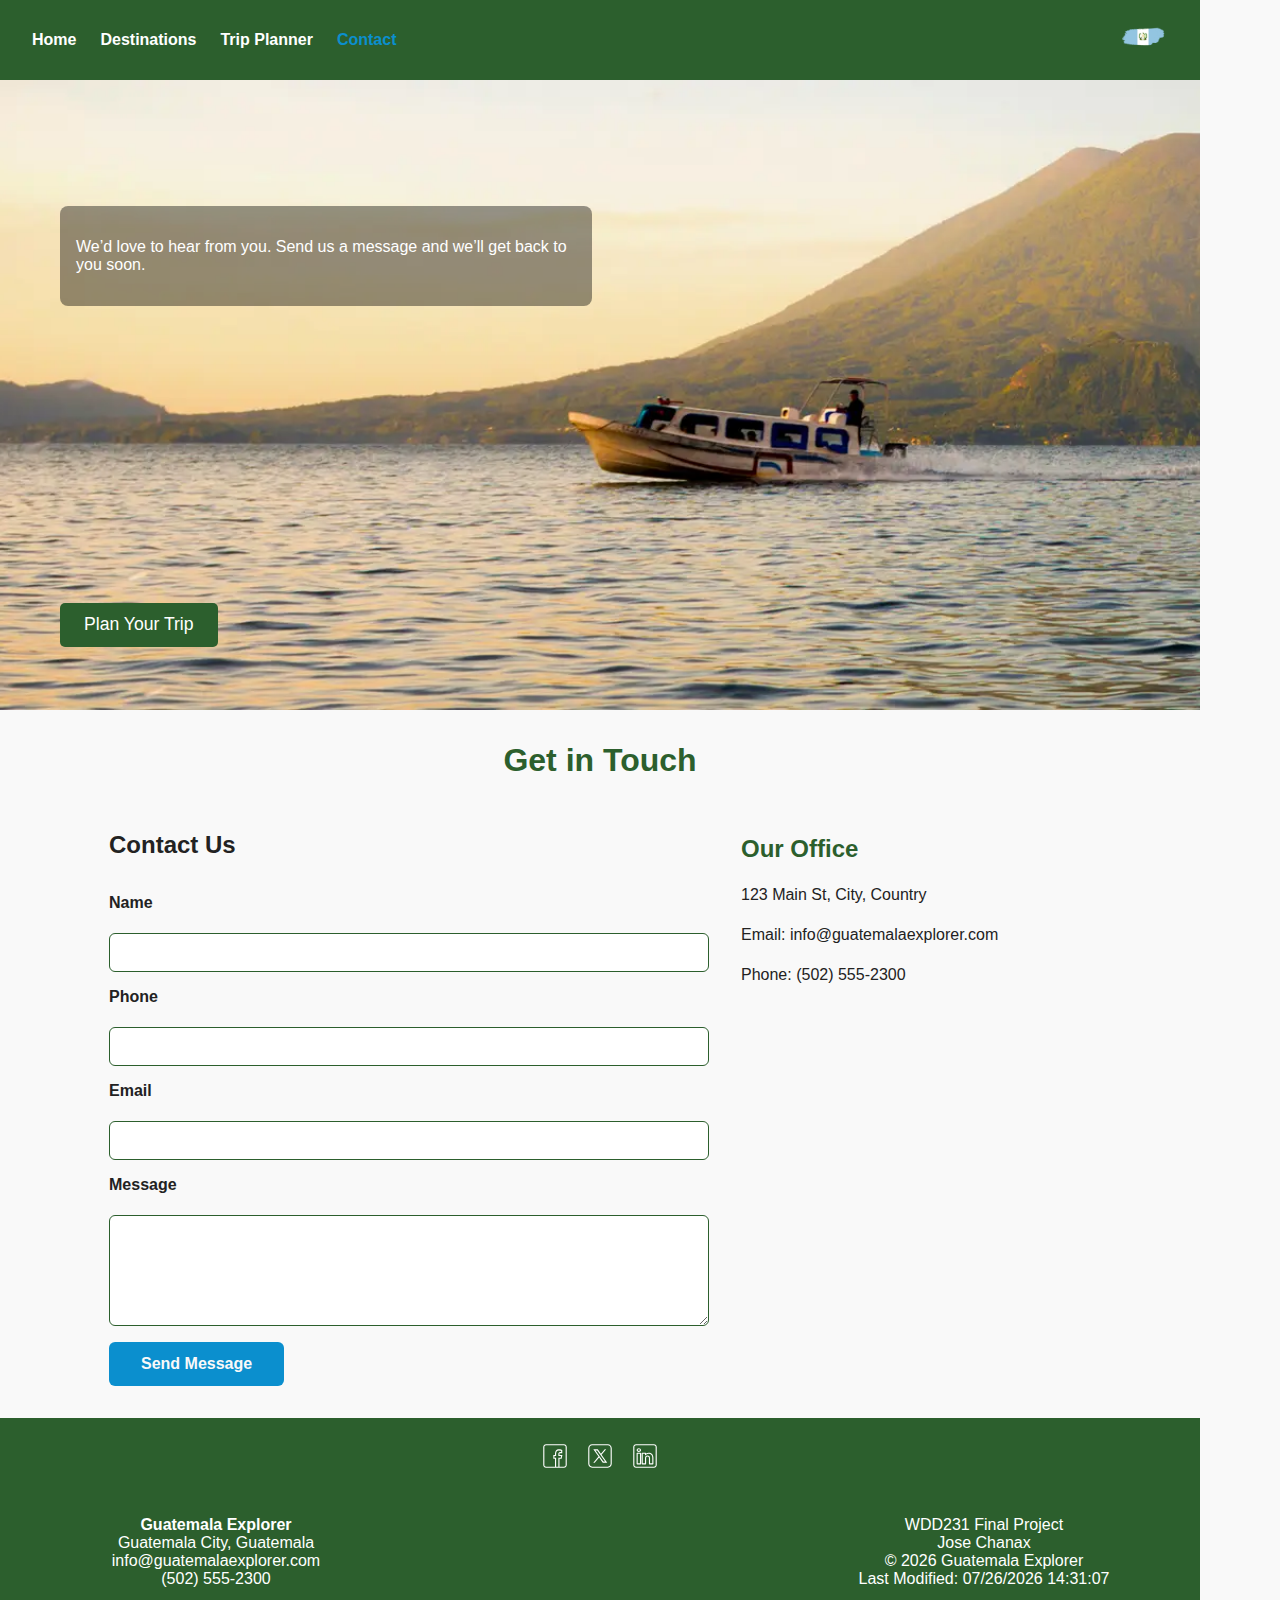
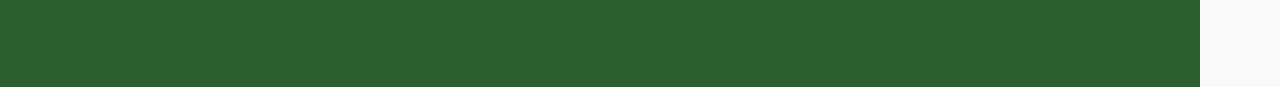
<file: Project_Completion/contact.html>
<!DOCTYPE html>
<html lang="en">

<head>
    <meta charset="UTF-8">
    <meta name="viewport" content="width=device-width, initial-scale=1">
    <meta name="description" content="Contact Guatemala Explorer">
    <meta name="author" content="Jose Chanax">
    <title>WDD 231 - Guatemala Explorer - Contact - Jose Chanax</title>

    <!-- Google Fonts -->
    <link rel="preconnect" href="https://fonts.googleapis.com">
    <link rel="preconnect" href="https://fonts.gstatic.com" crossorigin>
    <link
        href="https://fonts.googleapis.com/css2?family=Playfair+Display:wght@700&family=Roboto:wght@400;700&display=swap"
        rel="stylesheet">

    <!-- Styles -->
    <link rel="stylesheet" href="styles/normalize.css">
    <link rel="stylesheet" href="styles/styles.css">

    <!-- Scripts -->
    <script src="scripts/contact.js" defer></script>

    <!-- Favicon -->
    <link rel="icon" href="favicon.ico">

    <!-- Open Graph -->
    <meta property="og:title" content="Guatemala Explorer">
    <meta property="og:description" content="Discover the beauty and culture of Guatemala with our travel guide.">
    <meta property="og:image" content="https://Joka7w7.github.io/wdd231/Project_Completion/images/logo.png">
    <meta property="og:url" content="https://Joka7w7.github.io/wdd231/Project_Completion/contact.html">
</head>

<body>
    <header>
        <div class="branding">
            <img src="images/logo.webp" alt="Guatemala Explorer Logo" class="logo" loading="lazy">
        </div>
        <button id="menu-toggle" class="hamburger" aria-label="Menu">
            &#9776;
        </button>
        <nav>
            <ul class="navigation">
                <li><a href="index.html">Home</a></li>
                <li><a href="destinations.html">Destinations</a></li>
                <li><a href="trip-planner.html">Trip Planner</a></li>
                <li><a href="contact.html" class="active">Contact</a></li>
            </ul>
        </nav>
    </header>

    <!-- Hero Section -->
    <section class="hero">
        <img src="images/hero.webp" alt="Contact Us" class="hero-img" loading="lazy">
        <button class="keynote-btn" onclick="window.location.href='trip-planner.html'">Plan Your Trip</button>
        <div class="hero-text">
            <p>We’d love to hear from you. Send us a message and we’ll get back to you soon.</p>
        </div>
    </section>

    <main class="contact-main">
        <h1>Get in Touch</h1>
        <section class="contact-section">
            <form class="contact-form" action="thankyou.html" method="get" id="contactForm">
                <h2>Contact Us</h2>
                <label for="name">Name</label>
                <input id="name" name="name" type="text" required>

                <label for="tel">Phone</label>
                <input id="tel" name="phone" type="number" required>

                <label for="email">Email</label>
                <input id="email" name="email" type="email" required>

                <label for="message">Message</label>
                <textarea id="message" name="message" rows="5" required></textarea>
                <input type="hidden" name="timestamp" id="timestamp">

                <button type="submit" class="btn">Send Message</button>
            </form>

            <aside class="contact-info">
                <h2>Our Office</h2>
                <p>123 Main St, City, Country</p>
                <p>Email: info@guatemalaexplorer.com</p>
                <p>Phone: (502) 555-2300</p>
            </aside>
        </section>
    </main>

    <footer>
        <div class="footer-container">
            <div class="footer-section contact">
                <p>
                    <strong>Guatemala Explorer</strong><br>
                    Guatemala City, Guatemala<br>
                    info@guatemalaexplorer.com<br>
                    (502) 555-2300
                </p>
            </div>
            <div class="footer-section social">
                <a href="#"><img src="images/facebook.svg" alt="Facebook" loading="lazy"></a>
                <a href="#"><img src="images/x.svg" alt="Twitter" loading="lazy"></a>
                <a href="#"><img src="images/linkedin.svg" alt="LinkedIn" loading="lazy"></a>
                <!-- Video Embed -->
                <div class="project-video" style="margin-top: 1rem;">
                    <iframe width="300" height="169" src="https://www.youtube.com/embed/aCBiK6FVMCg"
                        title="Project Demo Video" frameborder="0"
                        allow="accelerometer; autoplay; clipboard-write; encrypted-media; gyroscope; picture-in-picture"
                        allowfullscreen>
                    </iframe>
                </div>
            </div>
            <div class="footer-section credits">
                <p>
                    WDD231 Final Project<br>
                    Jose Chanax<br>
                    © <span id="year"></span> Guatemala Explorer<br>
                    Last Modified: <span id="lastModified"></span>
                </p>
            </div>
        </div>
    </footer>
</body>

</html>
</file>
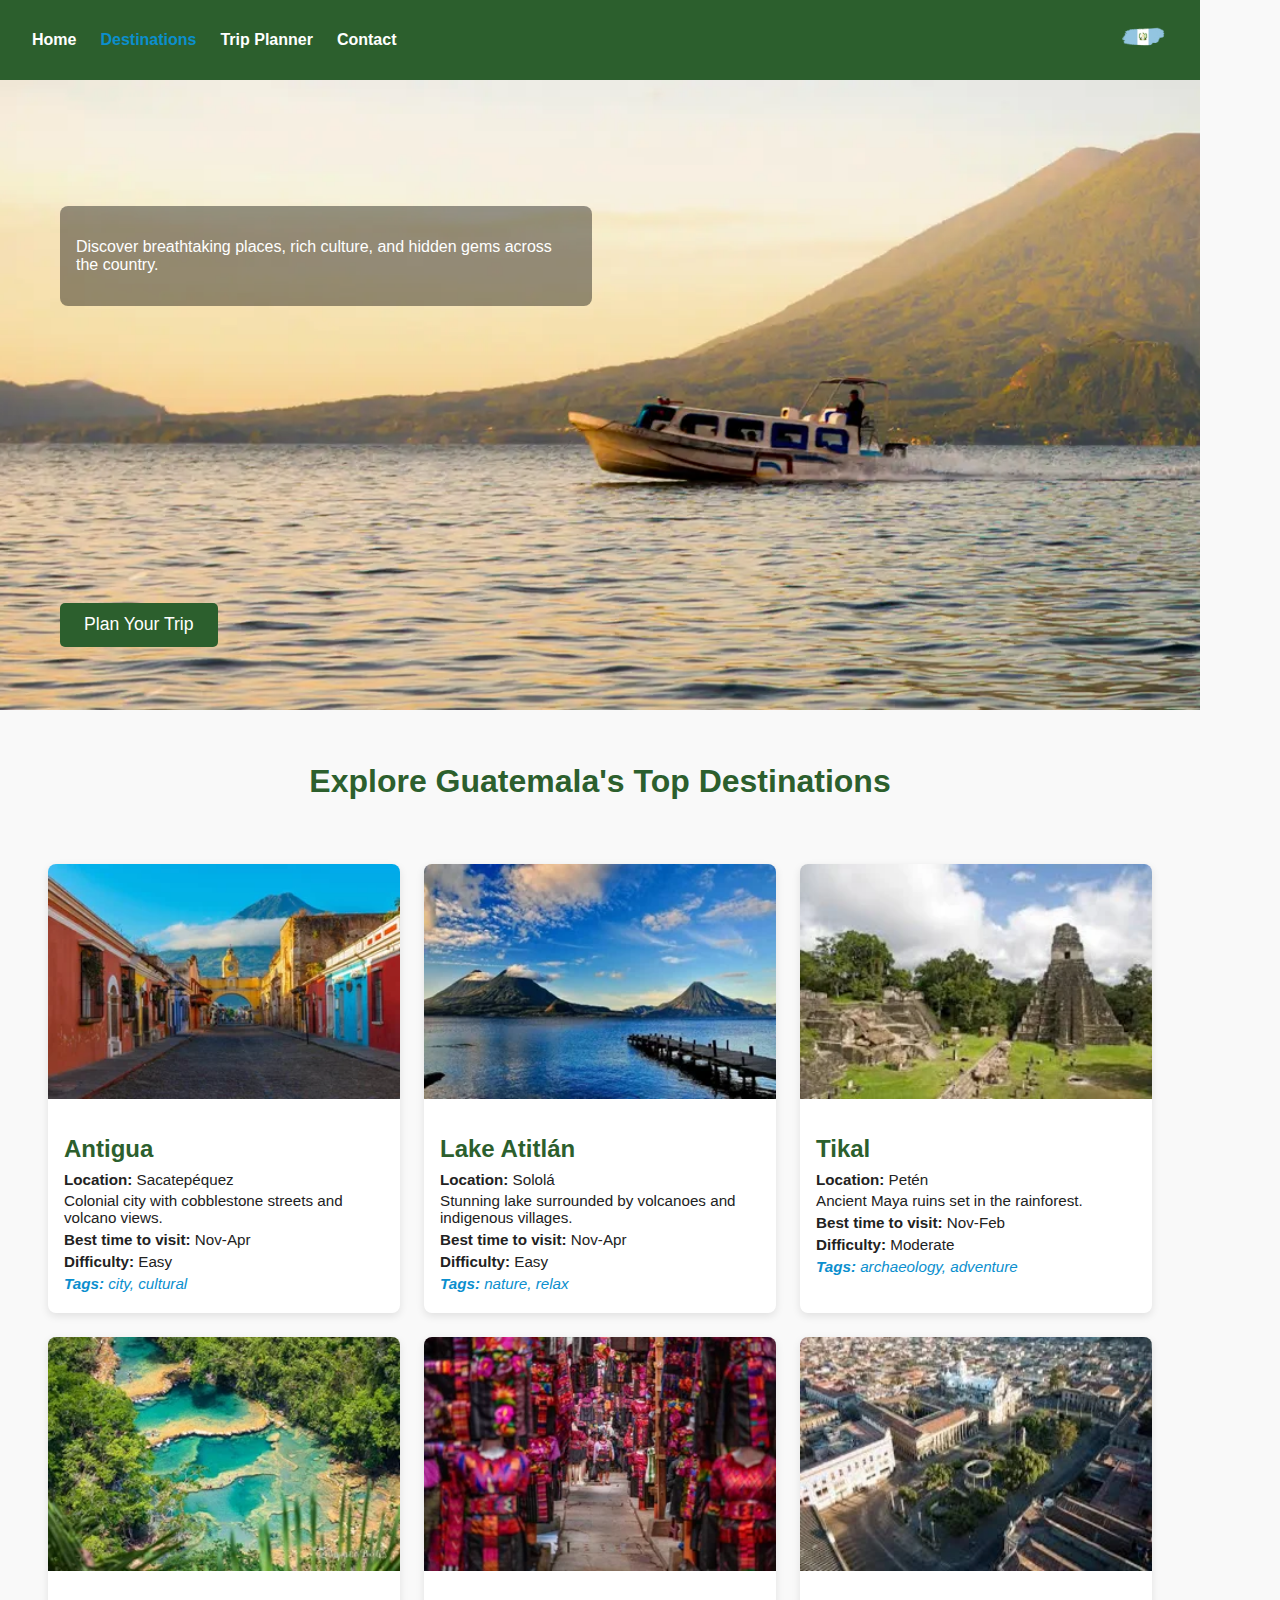
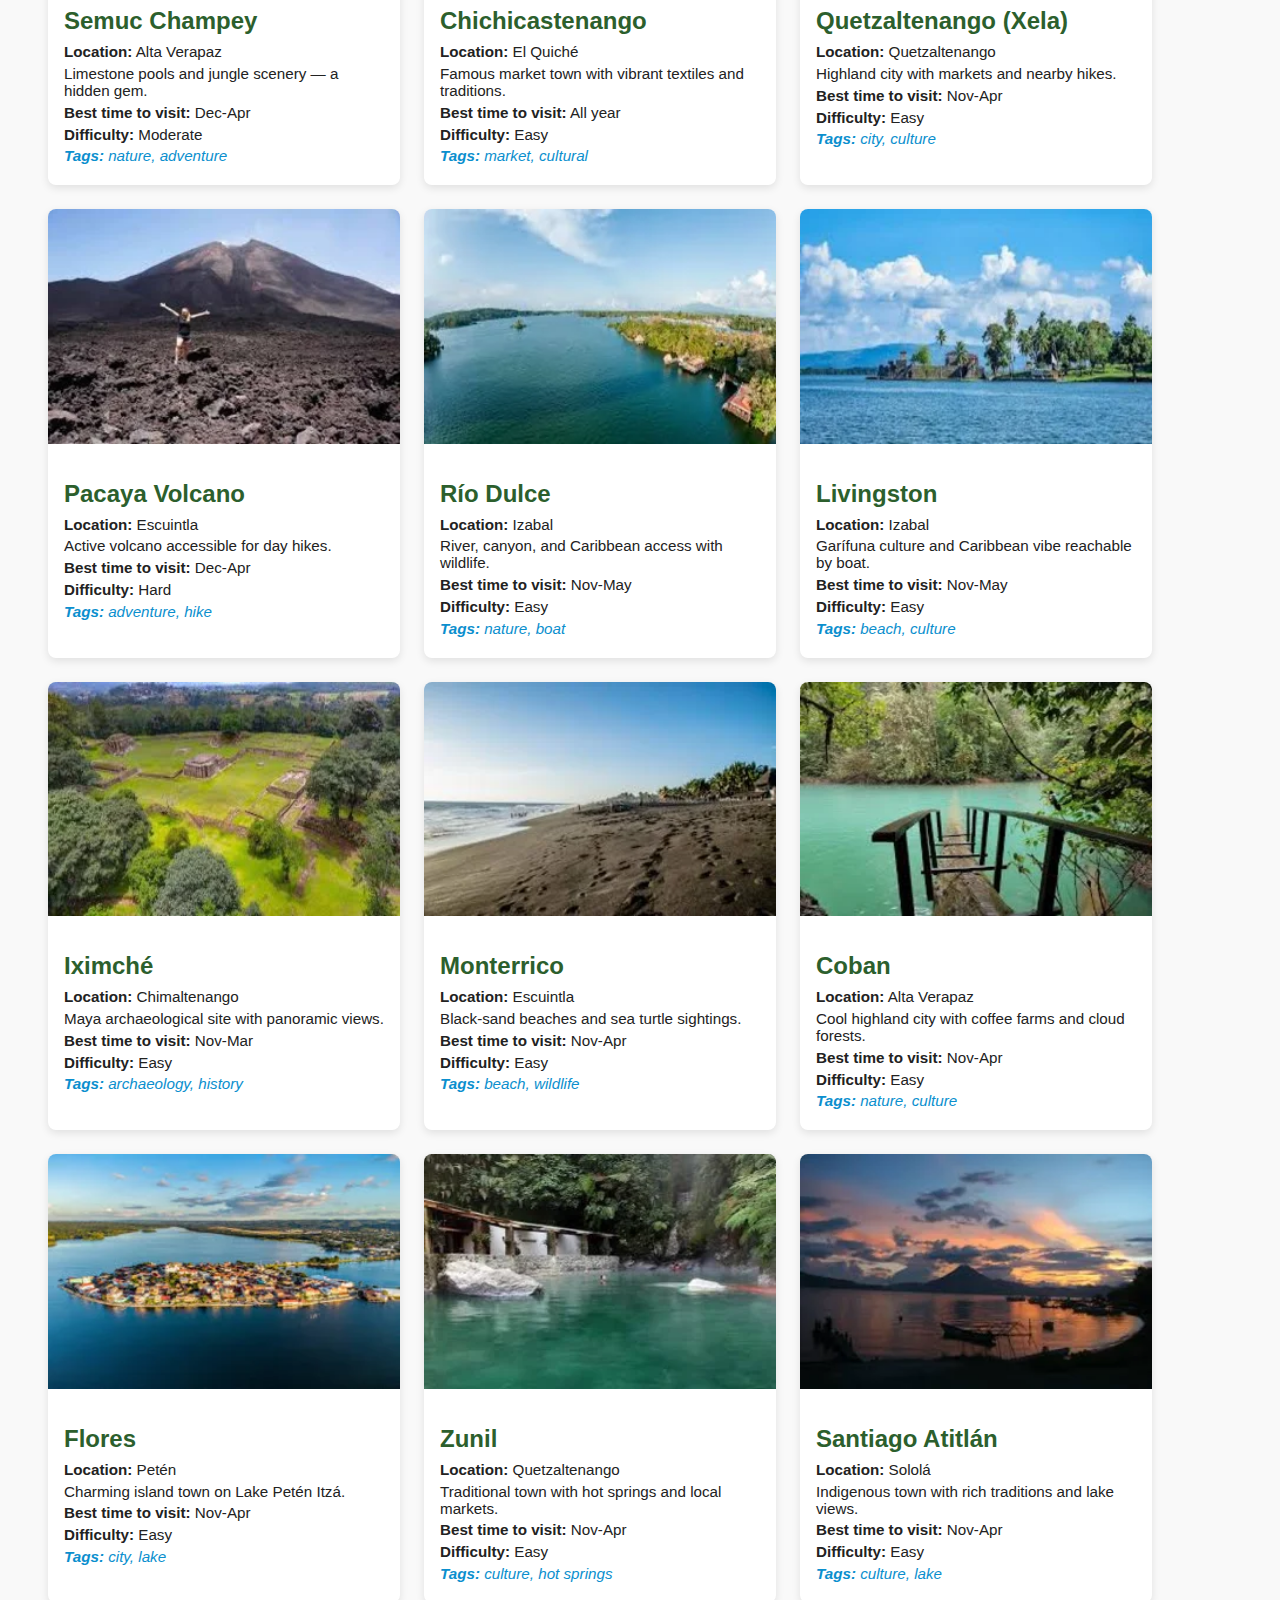
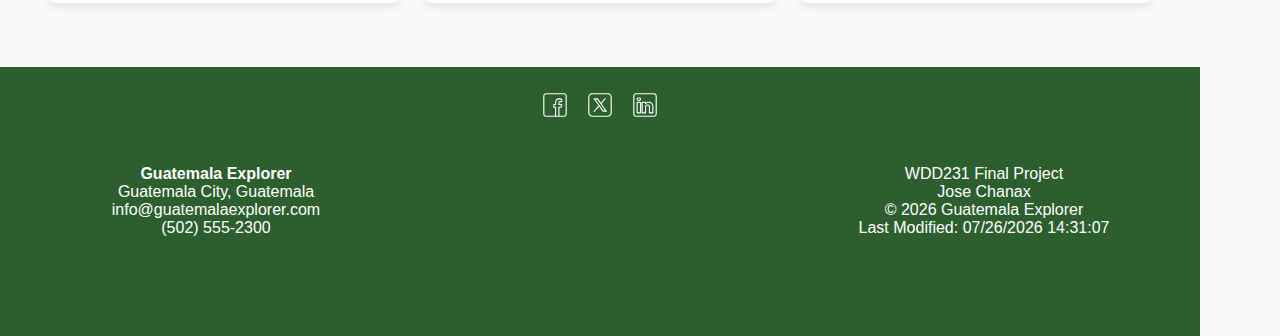
<file: Project_Completion/destinations.html>
<!DOCTYPE html>
<html lang="en">

<head>
    <meta charset="UTF-8">
    <meta name="viewport" content="width=device-width, initial-scale=1.0">
    <meta name="description" content="Contact Guatemala Explorer">
    <meta name="author" content="Jose Chanax">
    <title>WDD 231 - Guatemala Explorer - Jose Chanax</title>

    <!-- Google Fonts -->
    <link rel="preconnect" href="https://fonts.googleapis.com">
    <link rel="preconnect" href="https://fonts.gstatic.com" crossorigin>
    <link
        href="https://fonts.googleapis.com/css2?family=Playfair+Display:wght@700&family=Roboto:wght@400;700&display=swap"
        rel="stylesheet">

    <!-- Styles -->
    <link rel="stylesheet" href="styles/normalize.css">
    <link rel="stylesheet" href="styles/styles.css">

    <!-- Scripts -->
    <script src="scripts/destinations.js" defer></script>

    <!-- Favicon -->
    <link rel="icon" href="favicon.ico">

    <!-- Open Graph for social media -->
    <meta property="og:title" content="Guatemala Explorer">
    <meta property="og:description" content="Discover the beauty and culture of Guatemala with our travel guide.">
    <meta property="og:image" content="https://Joka7w7.github.io/wdd231/Project_Completion/images/logo.png">
    <meta property="og:url" content="https://Joka7w7.github.io/wdd231/Project_Completion/destinations.html">
</head>

<body>
    <header>
        <div class="branding">
            <img src="images/logo.webp" alt="Guatemala Explorer Logo" class="logo" loading="lazy">
        </div>
        <button id="menu-toggle" class="hamburger" aria-label="Menu">
            &#9776;
        </button>
        <nav>
            <ul class="navigation">
                <li><a href="index.html">Home</a></li>
                <li><a href="destinations.html" class="active">Destinations</a></li>
                <li><a href="trip-planner.html">Trip Planner</a></li>
                <li><a href="contact.html">Contact</a></li>
            </ul>
        </nav>
    </header>

    <!-- Hero Section -->
    <section class="hero">
        <img src="images/hero.webp" alt="Beautiful view of Lake Atitlán, Guatemala" class="hero-img" loading="lazy">
        <button class="keynote-btn" onclick="window.location.href='trip-planner.html'">Plan Your Trip</button>
        <div class="hero-text">
            <p>Discover breathtaking places, rich culture, and hidden gems across the country.</p>
        </div>
    </section>

    <main>
        <h1>Explore Guatemala's Top Destinations</h1>
        <section id="destinations-list" class="destinations-list grid">
            <!-- Destination cards will be injected here -->
        </section>
    </main>


    <footer>
        <div class="footer-container">
            <div class="footer-section contact">
                <p><strong>Guatemala Explorer</strong><br>
                    Guatemala City, Guatemala<br>
                    info@guatemalaexplorer.com<br>
                    (502) 555-2300</p>
            </div>
            <div class="footer-section social">
                <a href="#"><img src="images/facebook.svg" alt="Facebook" loading="lazy"></a>
                <a href="#"><img src="images/x.svg" alt="Twitter" loading="lazy"></a>
                <a href="#"><img src="images/linkedin.svg" alt="LinkedIn" loading="lazy"></a>
                <!-- Video Embed -->
                <div class="project-video" style="margin-top: 1rem;">
                    <iframe width="300" height="169" src="https://www.youtube.com/embed/aCBiK6FVMCg"
                        title="Project Demo Video" frameborder="0"
                        allow="accelerometer; autoplay; clipboard-write; encrypted-media; gyroscope; picture-in-picture"
                        allowfullscreen>
                    </iframe>
                </div>
            </div>
            <div class="footer-section credits">
                <p>WDD231 Final Project<br>
                    Jose Chanax<br>
                    © <span id="year"></span> Guatemala Explorer<br>
                    Last Modified: <span id="lastModified"></span></p>
            </div>
        </div>
    </footer>
</body>

</html>
</file>
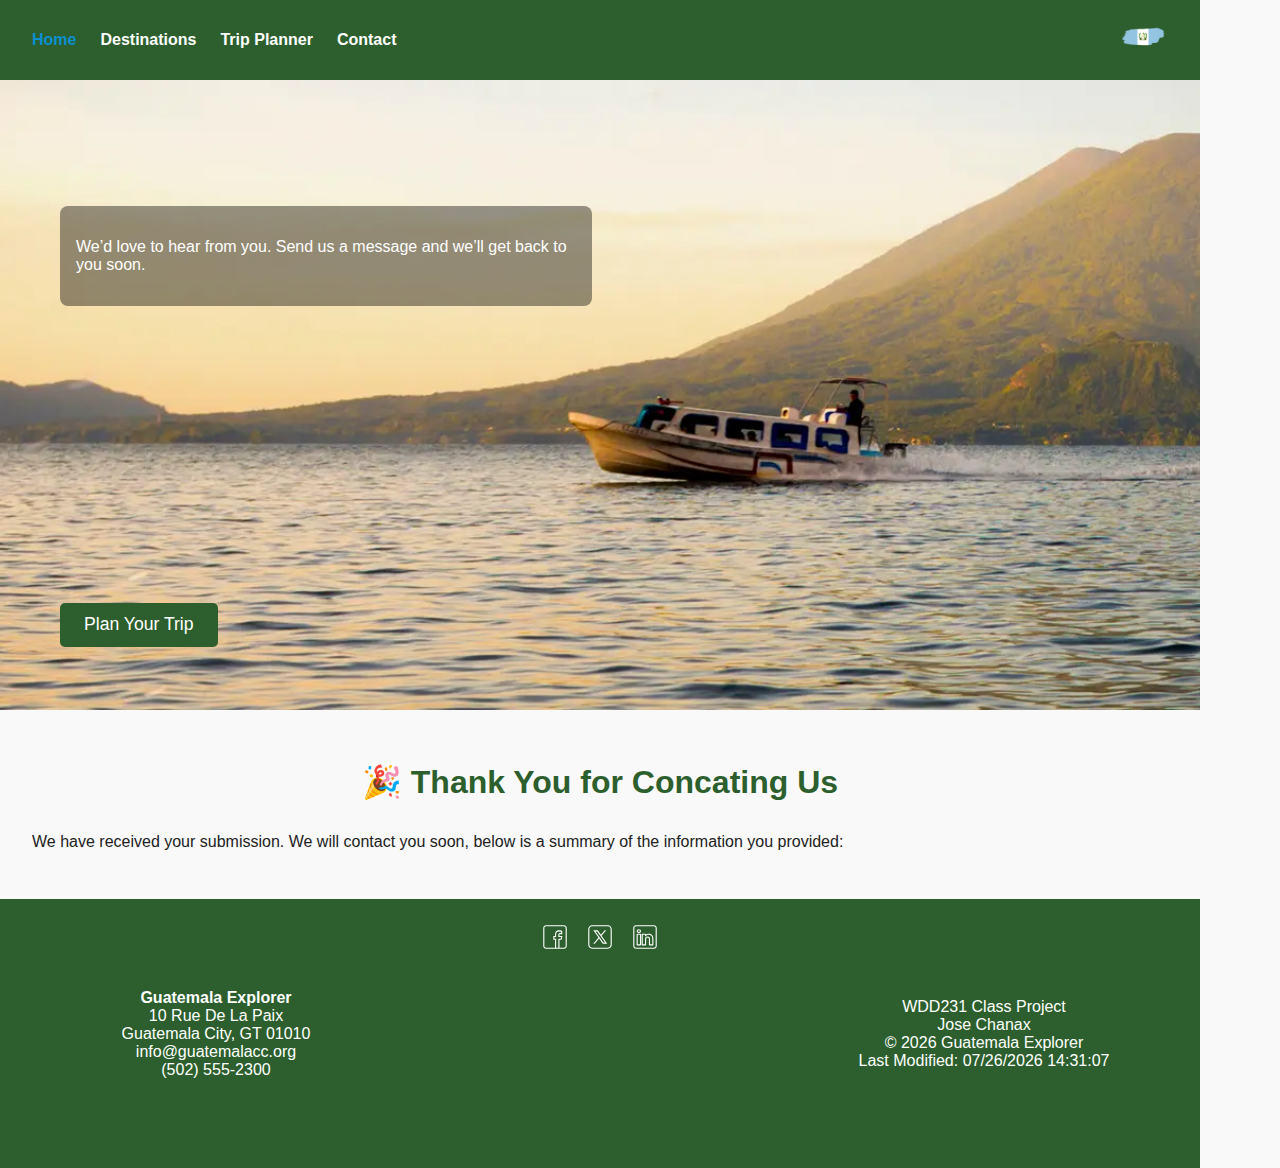
<file: Project_Completion/thankyou.html>
<!DOCTYPE html>
<html lang="en">

<head>
    <meta charset="UTF-8">
    <meta name="viewport" content="width=device-width, initial-scale=1.0">
    <meta name="description"
        content="Guatemala Explorer - Discover the best destinations, culture, and travel tips for Guatemala.">
    <meta name="author" content="Jose Chanax">
    <title>WDD 231 - Guatemala Explorer - Jose Chanax</title>

    <!-- Google Fonts -->
    <link rel="preconnect" href="https://fonts.googleapis.com">
    <link rel="preconnect" href="https://fonts.gstatic.com" crossorigin>
    <link
        href="https://fonts.googleapis.com/css2?family=Playfair+Display:wght@700&family=Roboto:wght@400;700&display=swap"
        rel="stylesheet">

    <!-- Styles -->
    <link rel="stylesheet" href="styles/normalize.css">
    <link rel="stylesheet" href="styles/styles.css">

    <!-- Scripts -->
    <script defer>
        // Inject current year and last modified
        window.addEventListener('DOMContentLoaded', () => {
            document.getElementById('year').textContent = new Date().getFullYear();
            document.getElementById('lastModified').textContent = document.lastModified;

            const params = new URLSearchParams(window.location.search);
            const fields = {
                name: 'Name',
                email: 'Email',
                phone: 'Phone Number',
                timestamp: 'Submitted On'
            };

            const container = document.getElementById('submitted-data');

            Object.entries(fields).forEach(([key, label]) => {
                const value = params.get(key);
                if (value) {
                    const p = document.createElement('p');
                    p.innerHTML = `<strong>${label}:</strong> ${decodeURIComponent(value)}`;
                    container.appendChild(p);
                }
            });
        });
    </script>

    <!-- Favicon -->
    <link rel="icon" href="favicon.ico">

    <!-- Open Graph for social media -->
    <meta property="og:title" content="Guatemala Explorer">
    <meta property="og:description" content="Discover the beauty and culture of Guatemala with our travel guide.">
    <meta property="og:image" content="https://Joka7w7.github.io/wdd231/Project_Completion/images/logo.png">
    <meta property="og:url" content="https://Joka7w7.github.io/wdd231/Project_Completion/thankyou.html">
</head>

<body>
    <header>
        <div class="branding">
            <img src="images/logo.webp" alt="Guatemala Explorer Logo" class="logo" loading="lazy">
        </div>
        <button id="menu-toggle" class="hamburger" aria-label="Menu">
            &#9776;
        </button>
        <nav>
            <ul class="navigation">
                <li><a href="index.html" class="active">Home</a></li>
                <li><a href="destinations.html">Destinations</a></li>
                <li><a href="trip-planner.html">Trip Planner</a></li>
                <li><a href="contact.html">Contact</a></li>
            </ul>
        </nav>
    </header>

    <!-- Hero Section -->
    <section class="hero">
        <img src="images/hero.webp" alt="Beautiful view of Lake Atitlán, Guatemala" class="hero-img" loading="lazy">
        <button class="keynote-btn" onclick="window.location.href='trip-planner.html'">Plan Your Trip</button>
        <div class="hero-text">
            <p>We’d love to hear from you. Send us a message and we’ll get back to you soon.</p>
        </div>
    </section>
    </head>

    <main class="thankyou-page">
        <h1>🎉 Thank You for Concating Us</h1>
        <p>We have received your submission. We will contact you soon, below is a summary of the information you
            provided:</p>

        <section class="thankyou-info" id="submitted-data">
            <!-- Form data will be displayed here -->
        </section>
    </main>

    <footer>
        <div class="footer-container">
            <div class="footer-section contact">
                <p><strong>Guatemala Explorer</strong><br>
                    10 Rue De La Paix<br>
                    Guatemala City, GT 01010<br>
                    info@guatemalacc.org<br>
                    (502) 555-2300</p>
            </div>

            <div class="footer-section social">
                <a href="#"><img src="images/facebook.svg" alt="Facebook" loading="lazy"></a>
                <a href="#"><img src="images/x.svg" alt="Twitter" loading="lazy"></a>
                <a href="#"><img src="images/linkedin.svg" alt="LinkedIn" loading="lazy"></a>
                <!-- Video Embed -->
                <div class="project-video" style="margin-top: 1rem;">
                    <iframe width="300" height="169" src="https://www.youtube.com/embed/aCBiK6FVMCg"
                        title="Project Demo Video" frameborder="0"
                        allow="accelerometer; autoplay; clipboard-write; encrypted-media; gyroscope; picture-in-picture"
                        allowfullscreen>
                    </iframe>
                </div>
            </div>

            <div class="footer-section credits">
                <p>WDD231 Class Project<br>
                    Jose Chanax<br>
                    © <span id="year"></span> Guatemala Explorer<br>
                    Last Modified: <span id="lastModified"></span></p>
            </div>
        </div>
    </footer>
</body>

</html>
</file>
<file: chamber/styles/small.css>
/* GLOBAL BASE */
body {
  font-family: Arial, sans-serif;
  margin: 0;
  padding: 0;
  background: #f0f0f0;
  max-width: 1200px;
  margin: 0 auto;
}

img {
  max-width: 100%;
  height: auto;
}

.card h3 {
  margin: 0;
}

.card p {
  margin: 0.25rem 0;
}

/* HEADER */
header {
  display: flex;
  align-items: center;
  justify-content: space-between;
  background-color: #333;
  color: white;
  flex-wrap: wrap;
  padding: 1rem;
}

header .logo {
  height: 50px;
  width: auto;
}

header h1 {
  margin: 0;
  font-size: 1.5rem;
  color: white;
}

.branding {
  display: flex;
  align-items: center;
  gap: 1rem;
}

/* NAVIGATION */
.navigation {
  display: none;
  flex-direction: column;
  background-color: #444;
  width: 100%;
  margin-top: 1rem;
}

.navigation a {
  color: white;
  padding: 1rem;
  display: block;
  text-decoration: none;
}

nav {
  background-color: #444;
}

nav ul.navigation {
  display: none;
  list-style: none;
  padding: 0;
  margin: 0;
}

nav ul.navigation li a {
  color: white;
  text-decoration: none;
  display: block;
}

.navigation.show {
  display: flex;
}

#menu {
  background: none;
  border: none;
  color: white;
  font-size: 2rem;
  display: block;
  cursor: pointer;
}

/* HERO IMAGE */
.hero {
  position: relative;
  width: 100%;
  overflow: hidden;
}

.hero-img {
  width: 100%;
  height: auto;
  display: block;
}

.keynote-btn {
  position: absolute;
  bottom: 2rem;
  right: 2rem;
  padding: 0.75rem 1.5rem;
  font-size: 1rem;
  background-color: #fff;
  border: none;
  border-radius: 8px;
  cursor: pointer;
  box-shadow: 0 4px 8px rgba(0, 0, 0, 0.2);
}

/* INFO SECTION BELOW HERO (events/weather) */
.main-top {
  display: flex;
  flex-direction: column;
  gap: 1rem;
  padding: 1rem;
}

.main-top section {
  background-color: white;
  padding: 1rem;
  border-radius: 8px;
  border: 1px solid #ccc;
}

main h2 {
  padding: 0 1rem;
}

.card-title {
  background-color: #444;
  color: white;
  margin: -1rem -1rem 1rem -1rem;
  padding: 0.5rem 1rem;
  border-top-left-radius: 8px;
  border-top-right-radius: 8px;
}

/* VIEW TOGGLE BUTTONS */
.view-buttons {
  text-align: center;
  margin: 1rem 0;
}

/* GRID DIRECTORY */
#directory.grid {
  display: grid;
  grid-template-columns: repeat(auto-fit, minmax(260px, 1fr));
  gap: 1rem;
  padding: 1rem;
}

#directory.grid .card {
  display: flex;
  flex-direction: column;
  align-items: center;
  background: white;
  padding: 1rem;
  border-radius: 8px;
  border: 1px solid #ccc;
  box-shadow: 0 4px 8px rgba(0, 0, 0, 0.1);
  transition: transform 0.2s ease;
  text-align: center;
}

#directory.grid .card img {
  width: 100px;
  height: 100px;
  object-fit: contain;
  margin-bottom: 1rem;
}

#directory.grid .card-info {
  display: flex;
  flex-direction: column;
  gap: 0.5rem;
  max-width: 250px;
}

#directory.grid .card-top {
  display: flex;
  flex-direction: column;
  align-items: center;
  gap: 0.25rem;
}

/* LIST DIRECTORY */
#directory.list {
  padding: 1rem;
}

#directory.list .card {
  display: flex;
  flex-direction: column;
  background-color: white;
  padding: 1rem;
  margin-bottom: 1rem;
  border: 1px solid #ccc;
  border-radius: 8px;
  box-shadow: 0 2px 4px rgba(0, 0, 0, 0.1);
  gap: 1rem;
  text-align: left;
}

#directory.list .column {
  display: flex;
  flex-direction: column;
  gap: 0.3rem;
}

#directory.list .card-top {
  display: flex;
  justify-content: space-between;
  align-items: center;
  gap: 1rem;
}

#directory.list .card-top h3 {
  margin: 0;
  font-size: 1.2rem;
}

#directory.list .card-info {
  display: flex;
  flex-direction: column;
  gap: 0.5rem;
  justify-content: center;
}

#directory.list .card-link {
  color: #0077cc;
  text-decoration: none;
  font-weight: bold;
  font-size: 0.95rem;
  margin-top: 0.25rem;
}

#directory.list .desc {
  color: #444;
  font-size: 0.9rem;
}

#directory.list .contact {
  font-size: 0.85rem;
  color: #555;
}

/* SPOTLIGHTS */
#spotlight-container.grid {
  display: grid;
  grid-template-columns: repeat(auto-fit, minmax(260px, 1fr));
  gap: 1rem;
  padding: 1rem;
}

#spotlight-container.grid .card {
  display: flex;
  flex-direction: column;
  align-items: center;
  background: white;
  padding: 1rem;
  border-radius: 8px;
  border: 1px solid #ccc;
  box-shadow: 0 4px 8px rgba(0, 0, 0, 0.1);
  transition: transform 0.2s ease;
  text-align: center;
}

#spotlight-container.grid .card img {
  width: 100px;
  height: 100px;
  object-fit: contain;
  margin-bottom: 1rem;
}

/* FOOTER */
footer {
  background-color: #333;
  color: white;
  padding: 2rem 1rem;
}

.footer-container {
  display: flex;
  flex-direction: column;
  gap: 2rem;
  align-items: center;
  text-align: center;
}

.footer-section img {
  width: 30px;
}

/* SOCIAL ICONS */
.social {
  display: flex;
  justify-content: center;
  gap: 1rem;
  margin: 1rem 0;
}

/* RESPONSIVE STYLES */
@media (min-width: 768px) {
  .navigation {
    display: flex !important;
    flex-direction: row;
    justify-content: center;
    background-color: #333;
    width: auto;
    margin-top: 0;
  }

  .navigation a {
    padding: 1rem;
    border: none;
  }

  #menu {
    display: none;
  }

  .main-top {
    flex-direction: row;
  }

  .main-top section {
    flex: 1;
  }

  .footer-container {
    flex-direction: row;
    justify-content: space-between;
    align-items: flex-start;
    text-align: left;
  }

  .footer-section {
    flex: 1;
  }
}

@media (min-width: 768px) {
  #directory.list .card {
    display: grid;
    grid-template-columns: 100px 2fr 2fr 1fr;
    align-items: center;
    text-align: left;
    gap: 1rem;
  }

  #directory.list .card img {
    width: 80px;
    height: 80px;
    object-fit: contain;
  }

  #directory.list .card .column:nth-child(2) {
    align-self: flex-start;
  }

  #directory.list .card .column:nth-child(3),
  #directory.list .card .column:nth-child(4) {
    align-self: center;
  }

  #directory.list .card a {
    word-break: break-word;
    font-weight: bold;
    color: #0077cc;
    text-decoration: none;
  }
}

@media (max-width: 767px) {
  #directory.list .card {
    display: flex;
    flex-direction: column;
    align-items: flex-start;
    text-align: left;
    gap: 0.75rem;
    padding: 1rem;
    margin-bottom: 1rem;
    background-color: white;
    border-radius: 8px;
    border: 1px solid #ccc;
    box-shadow: 0 2px 4px rgba(0, 0, 0, 0.1);
  }

  #directory.list .card img {
    width: 80px;
    height: 80px;
    object-fit: contain;
    align-self: center;
  }

  #directory.list .column {
    width: 100%;
  }

  #directory.list .column h3 {
    margin-bottom: 0.25rem;
  }

  #directory.list .column p,
  #directory.list .column a {
    margin: 0.1rem 0;
    font-size: 0.95rem;
    word-break: break-word;
  }

  #directory.list .column a {
    font-weight: bold;
    color: #0077cc;
    text-decoration: none;
  }
}
</file>
<file: Project_Completion/styles/styles.css>
/* --- your original styles remain untouched --- */

/* Hide hamburger on desktop */
#menu-toggle {
  display: none;
}

/* =========================================
   MOBILE STYLES
   ========================================= */
@media (max-width: 768px) {

  /* Show hamburger button */
  #menu-toggle {
    display: block;
    background: none;
    border: none;
    font-size: 2rem;
    color: white;
    cursor: pointer;
    position: absolute;
    top: 0.8rem;
    left: 1rem;
    z-index: 1000;
  }

  /* Hide navigation by default */
  .navigation {
    display: none;
    flex-direction: column;
    background-color: #2C5F2D;
  }

  /* ✅ NEW RULE — Show navigation when toggled */
  .navigation.show {
    display: flex !important;
  }
}
</file>
<file: FinalProject/site-plan.css>
body {
    font-family: 'Segoe UI', Tahoma, Geneva, Verdana, sans-serif;
    background-color: #f9f9f9;
    color: #222;
    margin: 2rem;
}

h1,
h2 {
    color: #2C5F2D;
    /* forest green */
}

section {
    margin-bottom: 2rem;
}

.accent {
    color: #0B8FCE;
    /* sky blue accent */
}

img {
    max-width: 100%;
    height: auto;
}

.wireframe {
    border: 1px solid #ccc;
    padding: 1rem;
    background: #fff;
}
</file>
